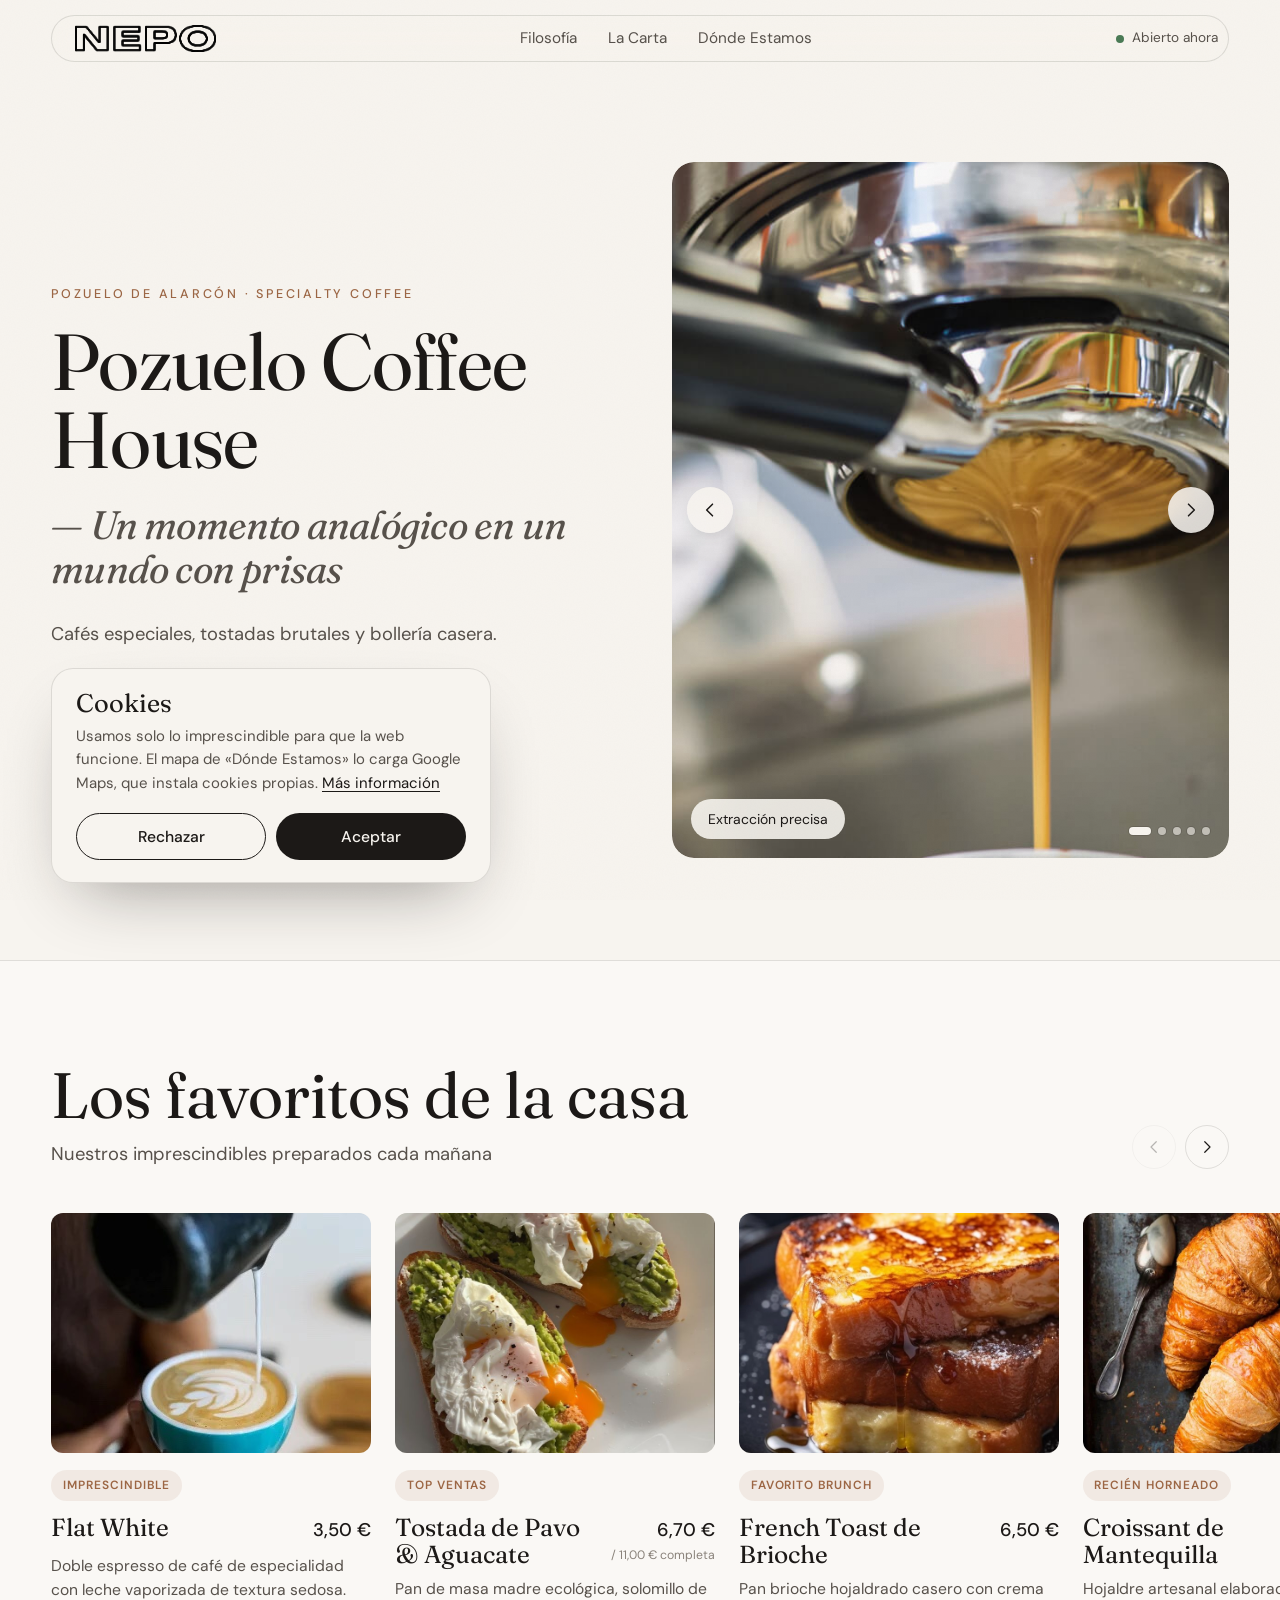
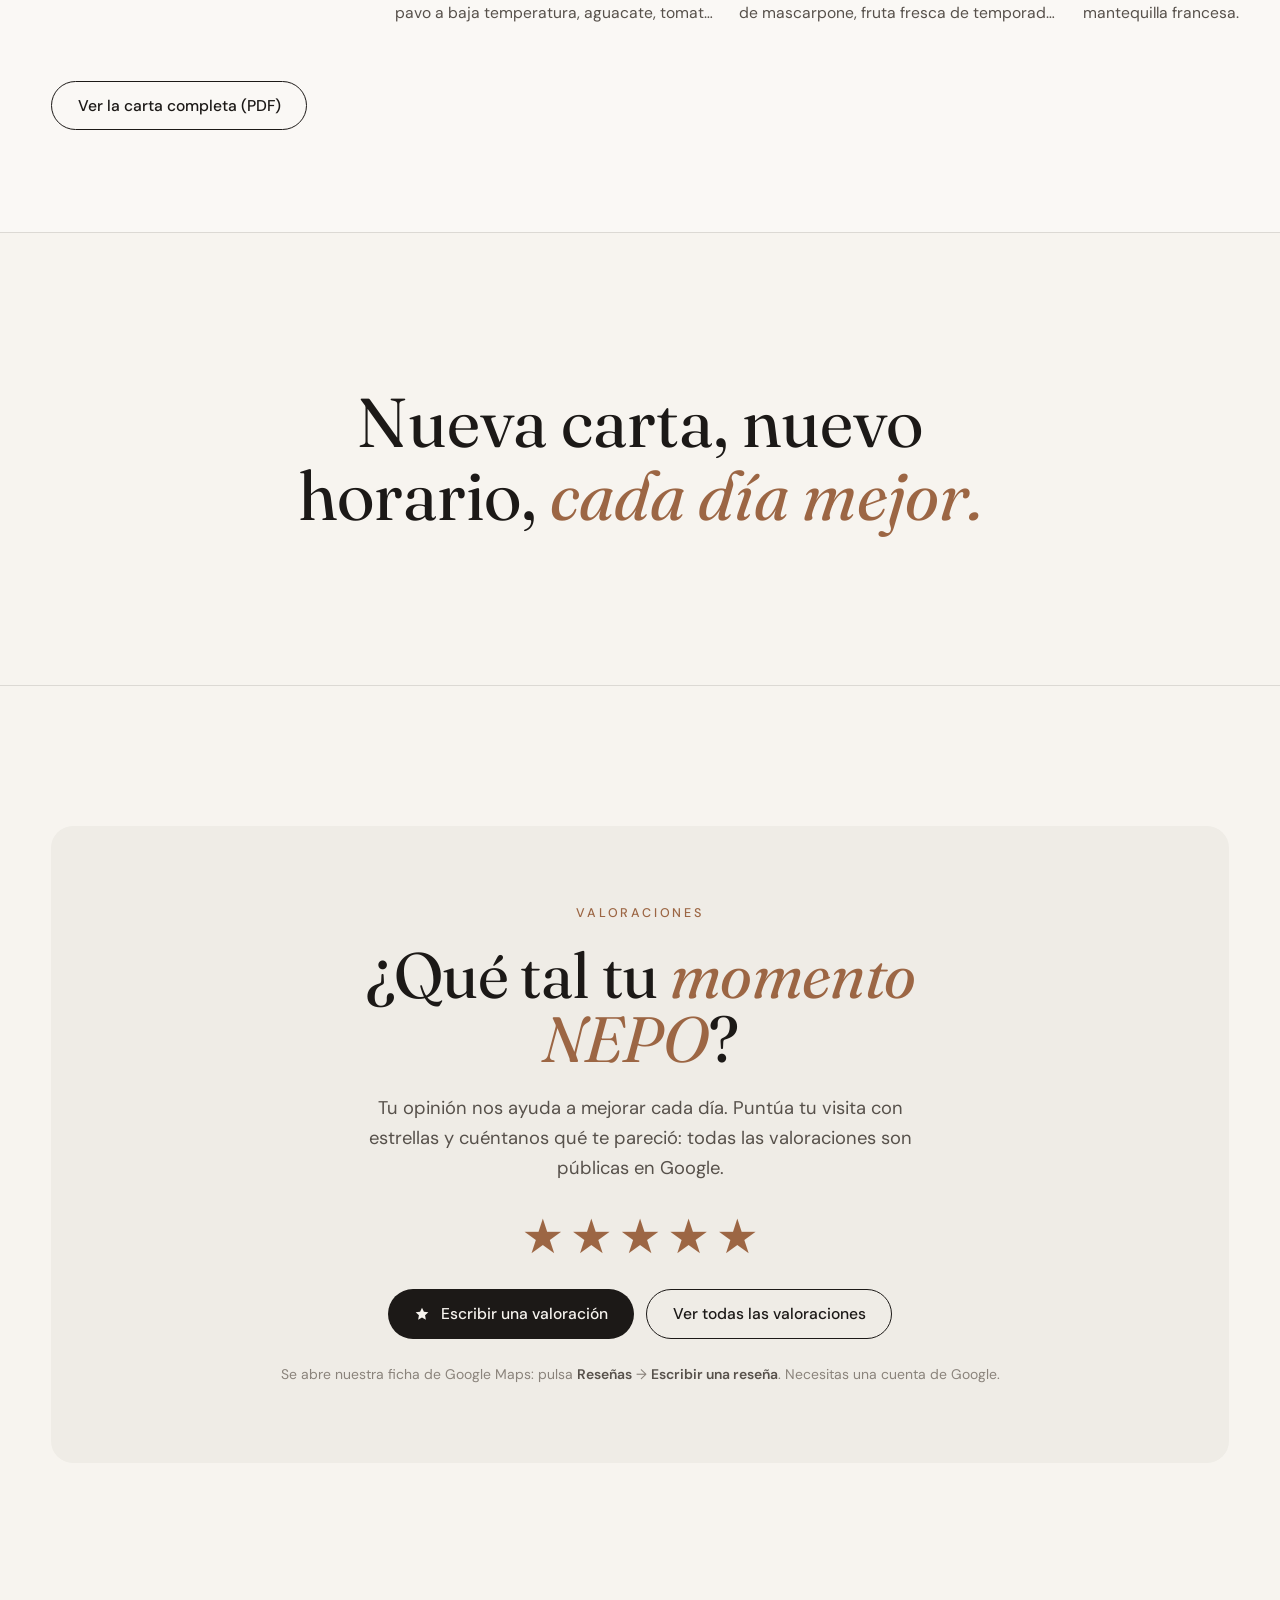
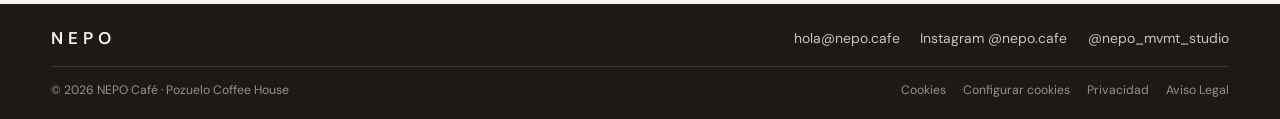
<file: index.html>
<!doctype html>
<html lang="es">
  <head>
    <meta charset="utf-8" />
    <meta
      name="viewport"
      content="width=device-width, initial-scale=1, viewport-fit=cover"
    />
    <title>NEPO Café · Pozuelo Coffee House</title>
    <meta
      name="description"
      content="NEPO Café, cafetería de especialidad en Pozuelo de Alarcón. Cafés especiales, tostadas brutales y bollería casera. Avda. Juan XXIII, 19."
    />
    <meta name="theme-color" content="#F7F4EF" />
    <link rel="icon" href="./favicon.svg" type="image/svg+xml" />
    <link rel="icon" href="./favicon-32.png" type="image/png" sizes="32x32" />
    <link
      rel="icon"
      href="./favicon-192.png"
      type="image/png"
      sizes="192x192"
    />
    <link rel="apple-touch-icon" href="./apple-touch-icon.png" />

    <!-- Open Graph -->
    <meta property="og:title" content="NEPO Café · Pozuelo Coffee House" />
    <meta
      property="og:description"
      content="Cafés especiales, tostadas brutales y bollería casera. Un momento analógico en un mundo con prisas."
    />
    <meta property="og:type" content="website" />
    <meta property="og:image" content="./assets/cafe-especialidad.jpg" />

    <!-- Tipografías -->
    <link rel="preconnect" href="https://fonts.googleapis.com" />
    <link rel="preconnect" href="https://fonts.gstatic.com" crossorigin />
    <link
      href="https://fonts.googleapis.com/css2?family=Fraunces:ital,opsz,wght@0,9..144,300..700;1,9..144,300..700&family=DM+Sans:opsz,wght@9..40,300..700&display=swap"
      rel="stylesheet"
    />

    <link rel="stylesheet" href="./css/styles.css" />

    <!-- Datos estructurados para buscadores (horario real) -->
    <script type="application/ld+json">
      {
        "@context": "https://schema.org",
        "@type": "CafeOrCoffeeShop",
        "name": "NEPO Café",
        "url": "https://nepo.cafe",
        "email": "hola@nepo.cafe",
        "servesCuisine": "Specialty coffee",
        "address": {
          "@type": "PostalAddress",
          "streetAddress": "Avda. Juan XXIII, 19",
          "postalCode": "28224",
          "addressLocality": "Pozuelo de Alarcón",
          "addressRegion": "Madrid",
          "addressCountry": "ES"
        },
        "openingHoursSpecification": [
          {
            "@type": "OpeningHoursSpecification",
            "dayOfWeek": [
              "Monday",
              "Tuesday",
              "Wednesday",
              "Thursday",
              "Friday"
            ],
            "opens": "07:30",
            "closes": "19:30"
          },
          {
            "@type": "OpeningHoursSpecification",
            "dayOfWeek": "Saturday",
            "opens": "08:00",
            "closes": "19:30"
          },
          {
            "@type": "OpeningHoursSpecification",
            "dayOfWeek": "Sunday",
            "opens": "08:00",
            "closes": "15:00"
          }
        ],
        "sameAs": ["https://www.instagram.com/nepo.cafe/"]
      }
    </script>
  </head>

  <body data-page="inicio">
    <a class="skip-link" href="#contenido">Saltar al contenido</a>

    <!-- ============================================================
       1. NAVBAR FLOTANTE
       ============================================================ -->
    <header class="nav" data-nav>
      <div class="nav__inner">
        <a
          class="nav__logo"
          href="./index.html"
          aria-label="NEPO Café, volver al inicio"
          data-scroll-top
        >
          <img
            src="./assets/logo-nepo.png"
            alt="NEPO"
            width="344"
            height="64"
          />
        </a>

        <nav class="nav__links" aria-label="Principal" id="nav-menu">
          <a href="./filosofia.html">Filosofía</a>
          <a href="./carta.html">La Carta</a>
          <a href="./donde.html">Dónde Estamos</a>
        </nav>

        <div class="nav__actions">
          <span class="status" data-status aria-live="polite">
            <span class="status__dot" aria-hidden="true"></span>
            <span class="status__text" data-status-text>Comprobando…</span>
          </span>
          <button
            class="nav__toggle"
            type="button"
            aria-expanded="false"
            aria-controls="nav-menu"
            data-nav-toggle
          >
            <span class="sr-only">Abrir menú</span>
            <span class="nav__burger" aria-hidden="true"></span>
          </button>
        </div>
      </div>
    </header>

    <main id="contenido">
      <!-- ============================================================
         2. HERO
         ============================================================ -->
      <section class="hero" id="inicio" aria-label="Presentación">
        <div class="hero__inner">
          <div class="hero__text">
            <p class="eyebrow">Pozuelo de Alarcón · Specialty Coffee</p>
            <h1 class="hero__title">
              Pozuelo Coffee House
              <em>— Un momento analógico en un mundo con prisas</em>
            </h1>
            <p class="hero__lead">
              Cafés especiales, tostadas brutales y bollería casera.
            </p>
            <div class="hero__actions">
              <a class="btn btn--pill btn--dark" href="./carta.html">Ver carta</a>
              <a class="btn btn--pill btn--outline" href="./donde.html">Cómo llegar</a>
            </div>
          </div>

          <!-- Pase de fotos: una imagen cada vez, flechas a los lados,
               deslizable con el dedo en móvil (js/main.js · PASE DE FOTOS).
               Para añadir una foto, copia un <li class="slide">. -->
          <div class="slider" data-slider aria-roledescription="carrusel" aria-label="Fotos de NEPO Café">
            <ul class="slider__track" data-slider-track>
              <li class="slide media" data-label="Espresso">
                <img src="./assets/cafe-especialidad.jpg" alt="Extracción de espresso: un hilo de café dorado cae del portafiltro" style="object-position: 66% 50%" decoding="async" onerror="this.closest('.media').classList.add('is-fallback')" />
                <span class="slide__caption">Extracción precisa</span>
              </li>
              <li class="slide media" data-label="Tostadas">
                <img src="./assets/tostadas-brutales.jpg" alt="Dos tostadas de aguacate con huevo poché" loading="lazy" decoding="async" onerror="this.closest('.media').classList.add('is-fallback')" />
                <span class="slide__caption">Tostadas brutales</span>
              </li>
              <li class="slide media" data-label="Tueste">
                <img src="./assets/tueste.jpg" alt="Granos de café recién tostados en el tambor de enfriado" loading="lazy" decoding="async" onerror="this.closest('.media').classList.add('is-fallback')" />
                <span class="slide__caption">Origen y tueste</span>
              </li>
              <li class="slide media" data-label="El local">
                <img src="./assets/local-nepo.jpg" alt="Fachada blanca de NEPO Café con sillas amarillas en la terraza" loading="lazy" decoding="async" onerror="this.closest('.media').classList.add('is-fallback')" />
                <span class="slide__caption">Avda. Juan XXIII, 19</span>
              </li>
              <li class="slide media" data-label="Cafeto">
                <img src="./assets/rama-cafeto.jpg" alt="Rama de cafeto con cerezas de café verdes" style="object-position: 45% 50%" loading="lazy" decoding="async" onerror="this.closest('.media').classList.add('is-fallback')" />
                <span class="slide__caption">Cultura del café</span>
              </li>
            </ul>
            <button class="slider__arrow slider__arrow--prev" type="button" data-slider-prev aria-label="Foto anterior">
              <svg viewBox="0 0 24 24" width="20" height="20" fill="none" stroke="currentColor" stroke-width="1.8" stroke-linecap="round" stroke-linejoin="round" aria-hidden="true"><path d="M15 5l-7 7 7 7"/></svg>
            </button>
            <button class="slider__arrow slider__arrow--next" type="button" data-slider-next aria-label="Foto siguiente">
              <svg viewBox="0 0 24 24" width="20" height="20" fill="none" stroke="currentColor" stroke-width="1.8" stroke-linecap="round" stroke-linejoin="round" aria-hidden="true"><path d="M9 5l7 7-7 7"/></svg>
            </button>
            <div class="slider__dots" data-slider-dots></div>
            <p class="sr-only" aria-live="polite" data-slider-status></p>
          </div>
        </div>
      </section>

      <!-- ============================================================
         2b. PRODUCTOS MÁS DESTACADOS — carrusel horizontal
         Scroll nativo con scroll-snap (gesto táctil en móvil) y flechas
         discretas en escritorio (js/main.js · sección CARRUSEL).
         ============================================================ -->
      <section class="featured" aria-labelledby="featured-title">
        <div class="featured__inner">
          <header class="featured__head">
            <div>
              <h2 class="featured__title" id="featured-title">Los favoritos de la casa</h2>
              <p class="featured__subtitle">Nuestros imprescindibles preparados cada mañana</p>
            </div>
            <div class="featured__nav" aria-label="Navegar por los destacados">
              <button class="featured__arrow" type="button" data-carousel-prev aria-label="Anterior" disabled>
                <svg viewBox="0 0 24 24" width="18" height="18" fill="none" stroke="currentColor" stroke-width="1.6" stroke-linecap="round" stroke-linejoin="round" aria-hidden="true"><path d="M15 5l-7 7 7 7"/></svg>
              </button>
              <button class="featured__arrow" type="button" data-carousel-next aria-label="Siguiente">
                <svg viewBox="0 0 24 24" width="18" height="18" fill="none" stroke="currentColor" stroke-width="1.6" stroke-linecap="round" stroke-linejoin="round" aria-hidden="true"><path d="M9 5l7 7-7 7"/></svg>
              </button>
            </div>
          </header>

          <ul class="featured__track" data-carousel tabindex="0" aria-label="Productos destacados, desliza para ver más">
            <li class="product">
              <figure class="product__media media" data-label="Flat White">
                <img src="./assets/latte-art.jpg" alt="Flat white con latte art en taza azul" loading="lazy" decoding="async" onerror="this.closest('.media').classList.add('is-fallback')" />
              </figure>
              <span class="product__badge">Imprescindible</span>
              <div class="product__row">
                <h3 class="product__name">Flat White</h3>
                <span class="product__price">3,50 €</span>
              </div>
              <p class="product__desc">Doble espresso de café de especialidad con leche vaporizada de textura sedosa.</p>
            </li>

            <li class="product">
              <figure class="product__media media" data-label="Tostada de Pavo & Aguacate">
                <img src="./assets/tostadas-brutales.jpg" alt="Tostada de masa madre con aguacate" style="object-position: 50% 40%" loading="lazy" decoding="async" onerror="this.closest('.media').classList.add('is-fallback')" />
              </figure>
              <span class="product__badge">Top ventas</span>
              <div class="product__row">
                <h3 class="product__name">Tostada de Pavo &amp; Aguacate</h3>
                <span class="product__price">6,70 € <small>/ 11,00 € completa</small></span>
              </div>
              <p class="product__desc">Pan de masa madre ecológica, solomillo de pavo a baja temperatura, aguacate, tomate natural y AOVE.</p>
            </li>

            <li class="product">
              <figure class="product__media media" data-label="French Toast">
                <img src="./assets/french-toast.jpg" alt="French toast de brioche dorado con sirope de arce" style="object-position: 50% 52%" loading="lazy" decoding="async" onerror="this.closest('.media').classList.add('is-fallback')" />
              </figure>
              <span class="product__badge">Favorito Brunch</span>
              <div class="product__row">
                <h3 class="product__name">French Toast de Brioche</h3>
                <span class="product__price">6,50 €</span>
              </div>
              <p class="product__desc">Pan brioche hojaldrado casero con crema de mascarpone, fruta fresca de temporada y sirope de arce.</p>
            </li>

            <li class="product">
              <figure class="product__media media" data-label="Croissant">
                <img src="./assets/croissant.jpg" alt="Dos croissants de mantequilla recién horneados" loading="lazy" decoding="async" onerror="this.closest('.media').classList.add('is-fallback')" />
              </figure>
              <span class="product__badge">Recién horneado</span>
              <div class="product__row">
                <h3 class="product__name">Croissant de Mantequilla</h3>
                <span class="product__price">3,20 €</span>
              </div>
              <p class="product__desc">Hojaldre artesanal elaborado a diario con mantequilla francesa.</p>
            </li>

            <li class="product">
              <figure class="product__media media" data-label="Matcha Latte">
                <img src="./assets/matcha-latte.jpg" alt="Iced matcha latte en vaso de cristal con hielo" style="object-position: 50% 55%" loading="lazy" decoding="async" onerror="this.closest('.media').classList.add('is-fallback')" />
              </figure>
              <span class="product__badge">Sin café</span>
              <div class="product__row">
                <h3 class="product__name">Matcha Latte</h3>
                <span class="product__price">4,00 €</span>
              </div>
              <p class="product__desc">Té matcha ceremonial batido al momento con leche texturizada (opción fría o caliente).</p>
            </li>
          </ul>

          <div class="featured__footer">
            <a class="btn btn--pill btn--outline" href="https://nepo.cafe/media/carta-nepo.pdf" target="_blank" rel="noopener">
              Ver la carta completa (PDF)
            </a>
          </div>
        </div>
      </section>

<!-- Banda de claim -->
      <section class="claim" aria-label="Novedades">
        <p class="claim__text reveal">
          Nueva carta, nuevo horario, <em>cada día mejor.</em>
        </p>
      </section>

      <!-- ============================================================
         5b. VALORACIONES — reseñas en Google
         Enlaza a la ficha de Google Maps (cid). El titular del negocio
         puede cambiar los dos primeros enlaces por el enlace corto «Pedir
         reseñas» de Google Business Profile, que abre directamente el
         formulario de valoración.
         ============================================================ -->
      <section class="section reviews" id="valoraciones" aria-labelledby="reviews-title">
        <div class="reviews__card reveal">
          <p class="eyebrow">Valoraciones</p>
          <h2 class="section__title" id="reviews-title">¿Qué tal tu <em>momento NEPO</em>?</h2>
          <p class="reviews__lead">
            Tu opinión nos ayuda a mejorar cada día. Puntúa tu visita con
            estrellas y cuéntanos qué te pareció: todas las valoraciones son
            públicas en Google.
          </p>

          <a class="reviews__stars" href="https://www.google.com/maps?cid=17366522246686760535" target="_blank" rel="noopener" aria-label="Valorar NEPO Café en Google">
            <span aria-hidden="true">★</span><span aria-hidden="true">★</span><span aria-hidden="true">★</span><span aria-hidden="true">★</span><span aria-hidden="true">★</span>
          </a>

          <div class="reviews__actions">
            <a class="btn btn--pill btn--dark" href="https://www.google.com/maps?cid=17366522246686760535" target="_blank" rel="noopener">
              <svg width="16" height="16" viewBox="0 0 24 24" fill="currentColor" aria-hidden="true"><path d="M12 2.5l2.9 6 6.6.8-4.9 4.6 1.2 6.6L12 17.3l-5.8 3.2 1.2-6.6-4.9-4.6 6.6-.8z"/></svg>
              Escribir una valoración
            </a>
            <a class="btn btn--pill btn--outline" href="https://www.google.com/maps?cid=17366522246686760535" target="_blank" rel="noopener">
              Ver todas las valoraciones
            </a>
          </div>

          <p class="reviews__steps">
            Se abre nuestra ficha de Google Maps: pulsa <strong>Reseñas</strong> →
            <strong>Escribir una reseña</strong>. Necesitas una cuenta de Google.
          </p>
        </div>
      </section>

    </main>

    <!-- ============================================================
       FOOTER
       ============================================================ -->
    <footer class="footer">
      <div class="footer__top">
        <p class="footer__logo">NEPO</p>
        <p class="footer__claim">
          Cafés especiales, tostadas brutales<br />y bollería casera.
        </p>
        <ul class="footer__links">
          <li><a href="mailto:hola@nepo.cafe">hola@nepo.cafe</a></li>
          <li>
            <a
              href="https://www.instagram.com/nepo.cafe/"
              target="_blank"
              rel="noopener"
              >Instagram @nepo.cafe</a
            >
          </li>
          <li>
            <a
              href="https://www.instagram.com/nepo_mvmt_studio/"
              target="_blank"
              rel="noopener"
              >@nepo_mvmt_studio</a
            >
          </li>
        </ul>
      </div>
      <div class="footer__legal">
        <p>© <span data-year>2026</span> NEPO Café · Pozuelo Coffee House</p>
        <nav aria-label="Legal">
          <a href="./legal.html#cookies">Cookies</a>
          <button type="button" class="footer__cookie-btn" data-cookie-settings>
            Configurar cookies
          </button>
          <a href="./legal.html#privacidad">Privacidad</a>
          <a href="./legal.html#aviso-legal">Aviso Legal</a>
        </nav>
      </div>
    </footer>

    <!-- ============================================================
       BANNER DE COOKIES
       Solo hay una categoría opcional: Google Maps (terceros).
       La elección se guarda en el navegador del visitante.
       ============================================================ -->
    <div
      class="cookies"
      data-cookie-banner
      role="dialog"
      aria-modal="false"
      aria-labelledby="cookies-title"
      aria-describedby="cookies-text"
      hidden
    >
      <p class="cookies__title" id="cookies-title">Cookies</p>
      <p class="cookies__text" id="cookies-text">
        Usamos solo lo imprescindible para que la web funcione. El mapa de
        «Dónde Estamos» lo carga Google Maps, que instala cookies propias.
        <a href="./legal.html#cookies">Más información</a>
      </p>
      <div class="cookies__actions">
        <button
          class="btn btn--pill btn--outline"
          type="button"
          data-cookie-reject
        >
          Rechazar
        </button>
        <button
          class="btn btn--pill btn--dark"
          type="button"
          data-cookie-accept
        >
          Aceptar
        </button>
      </div>
    </div>

    <script src="./js/main.js" defer></script>
  </body>
</html>
</file>
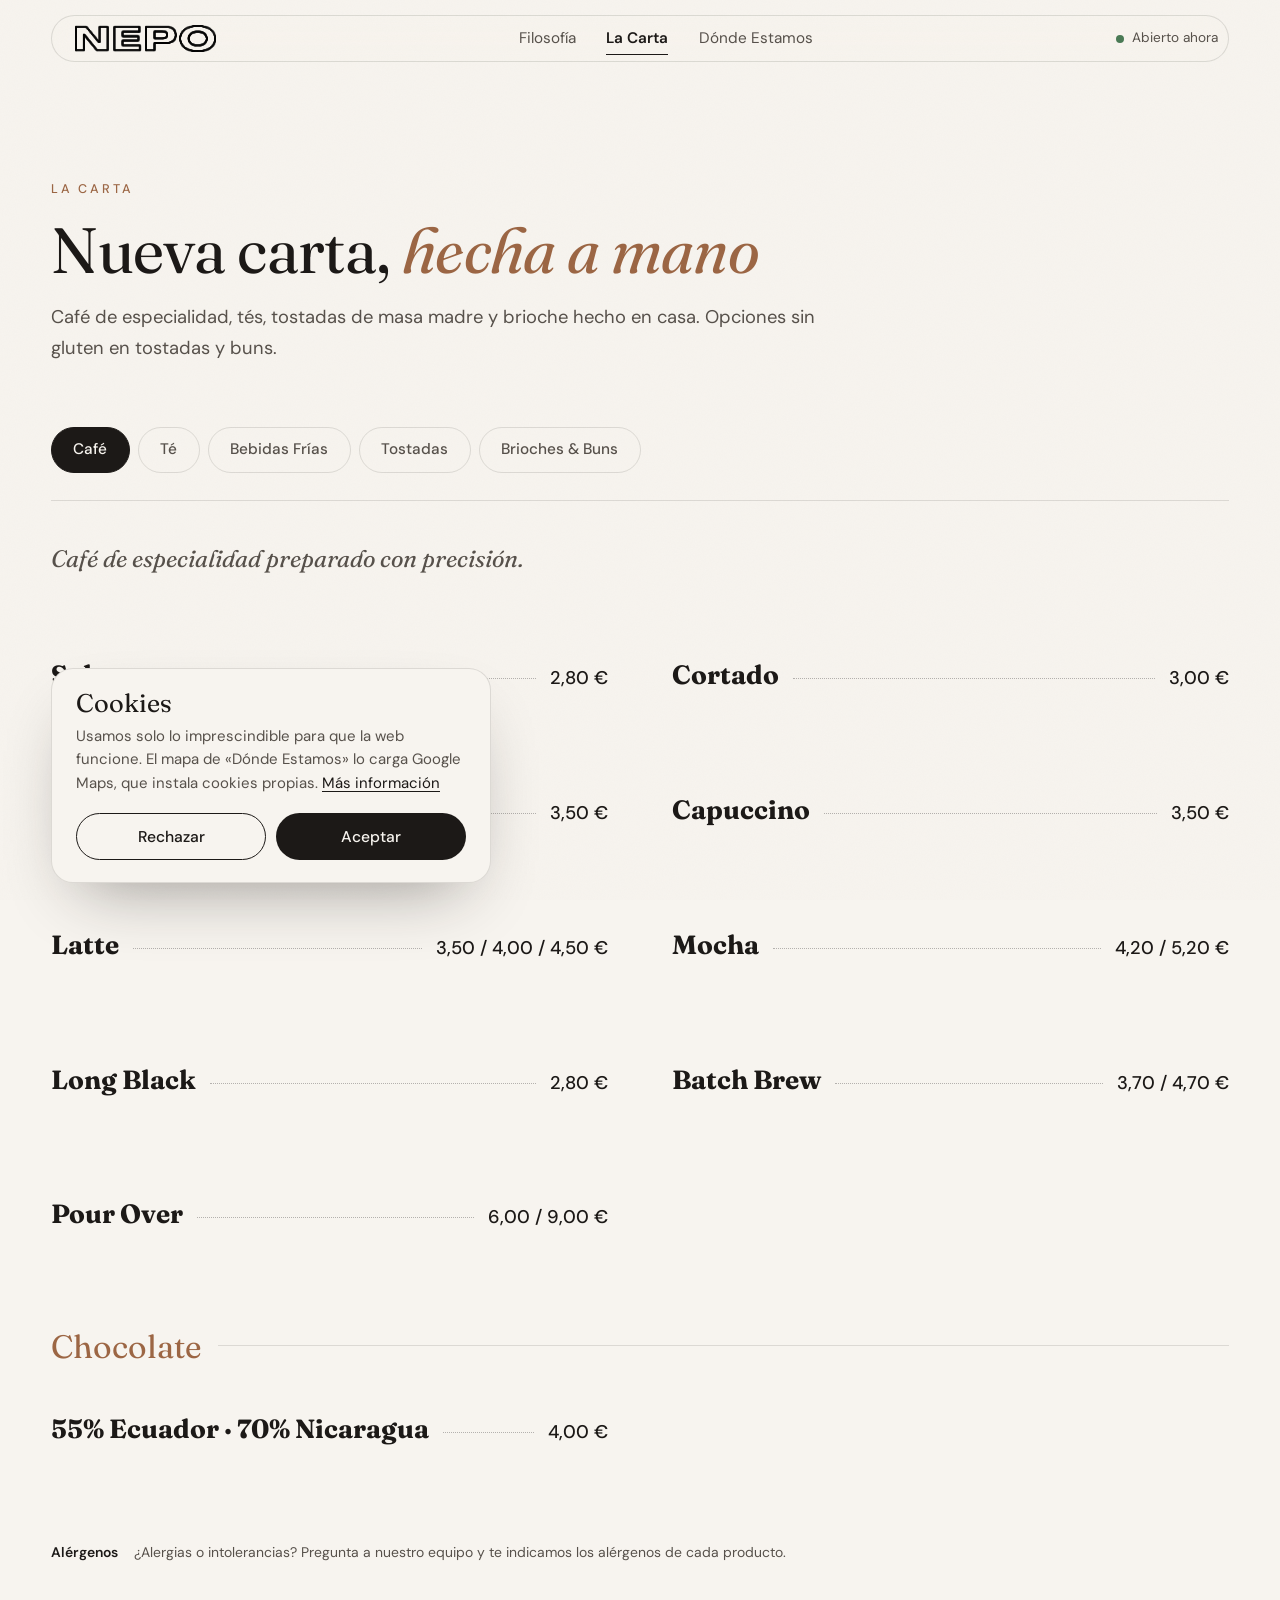
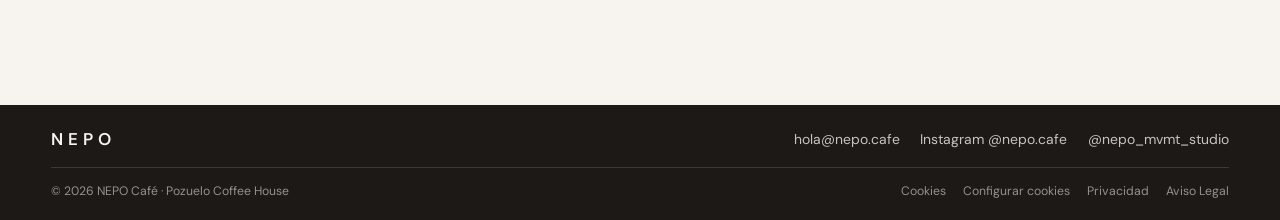
<file: carta.html>
<!doctype html>
<html lang="es">
  <head>
    <meta charset="utf-8" />
    <meta
      name="viewport"
      content="width=device-width, initial-scale=1, viewport-fit=cover"
    />
    <title>La Carta · NEPO Café</title>
    <meta
      name="description"
      content="Carta de NEPO Café: café de especialidad, tés, bebidas frías, tostadas de masa madre, brioches y buns."
    />
    <meta name="theme-color" content="#F7F4EF" />
    <link rel="icon" href="./favicon.svg" type="image/svg+xml" />
    <link rel="icon" href="./favicon-32.png" type="image/png" sizes="32x32" />
    <link
      rel="icon"
      href="./favicon-192.png"
      type="image/png"
      sizes="192x192"
    />
    <link rel="apple-touch-icon" href="./apple-touch-icon.png" />

    <!-- Open Graph -->
    <meta property="og:title" content="La Carta · NEPO Café" />
    <meta
      property="og:description"
      content="Cafés especiales, tostadas brutales y bollería casera. Un momento analógico en un mundo con prisas."
    />
    <meta property="og:type" content="website" />
    <meta property="og:image" content="./assets/cafe-especialidad.jpg" />

    <!-- Tipografías -->
    <link rel="preconnect" href="https://fonts.googleapis.com" />
    <link rel="preconnect" href="https://fonts.gstatic.com" crossorigin />
    <link
      href="https://fonts.googleapis.com/css2?family=Fraunces:ital,opsz,wght@0,9..144,300..700;1,9..144,300..700&family=DM+Sans:opsz,wght@9..40,300..700&display=swap"
      rel="stylesheet"
    />

    <link rel="stylesheet" href="./css/styles.css" />

  </head>

  <body data-page="carta">
    <a class="skip-link" href="#contenido">Saltar al contenido</a>

    <!-- ============================================================
       1. NAVBAR FLOTANTE
       ============================================================ -->
    <header class="nav" data-nav>
      <div class="nav__inner">
        <a
          class="nav__logo"
          href="./index.html"
          aria-label="NEPO Café, volver al inicio"
          data-scroll-top
        >
          <img
            src="./assets/logo-nepo.png"
            alt="NEPO"
            width="344"
            height="64"
          />
        </a>

        <nav class="nav__links" aria-label="Principal" id="nav-menu">
          <a href="./filosofia.html">Filosofía</a>
          <a href="./carta.html" aria-current="page">La Carta</a>
          <a href="./donde.html">Dónde Estamos</a>
        </nav>

        <div class="nav__actions">
          <span class="status" data-status aria-live="polite">
            <span class="status__dot" aria-hidden="true"></span>
            <span class="status__text" data-status-text>Comprobando…</span>
          </span>
          <button
            class="nav__toggle"
            type="button"
            aria-expanded="false"
            aria-controls="nav-menu"
            data-nav-toggle
          >
            <span class="sr-only">Abrir menú</span>
            <span class="nav__burger" aria-hidden="true"></span>
          </button>
        </div>
      </div>
    </header>

    <main id="contenido">
      <!-- ============================================================
         4. CARTA INTERACTIVA FILTRABLE
         Los productos se definen en js/main.js (objeto MENU) para
         editarlos sin tocar el HTML.
         ============================================================ -->
      <section class="section menu" id="carta" aria-labelledby="menu-title">
        <header class="section__head reveal">
          <p class="eyebrow">La Carta</p>
          <h2 class="section__title" id="menu-title">
            Nueva carta, <em>hecha a mano</em>
          </h2>
          <p class="section__lead">
            Café de especialidad, tés, tostadas de masa madre y brioche hecho en
            casa. Opciones sin gluten en tostadas y buns.
          </p>
        </header>

        <div
          class="tabs reveal"
          role="tablist"
          aria-label="Categorías de la carta"
          data-tabs
        ></div>
        <div
          class="menu__panel"
          role="tabpanel"
          tabindex="0"
          data-menu-panel
          aria-live="polite"
        ></div>

        <aside class="allergens reveal" aria-label="Alérgenos">
          <span class="allergens__title">Alérgenos</span>
          ¿Alergias o intolerancias? Pregunta a nuestro equipo y te indicamos
          los alérgenos de cada producto.
        </aside>
      </section>

    </main>

    <!-- ============================================================
       FOOTER
       ============================================================ -->
    <footer class="footer">
      <div class="footer__top">
        <p class="footer__logo">NEPO</p>
        <p class="footer__claim">
          Cafés especiales, tostadas brutales<br />y bollería casera.
        </p>
        <ul class="footer__links">
          <li><a href="mailto:hola@nepo.cafe">hola@nepo.cafe</a></li>
          <li>
            <a
              href="https://www.instagram.com/nepo.cafe/"
              target="_blank"
              rel="noopener"
              >Instagram @nepo.cafe</a
            >
          </li>
          <li>
            <a
              href="https://www.instagram.com/nepo_mvmt_studio/"
              target="_blank"
              rel="noopener"
              >@nepo_mvmt_studio</a
            >
          </li>
        </ul>
      </div>
      <div class="footer__legal">
        <p>© <span data-year>2026</span> NEPO Café · Pozuelo Coffee House</p>
        <nav aria-label="Legal">
          <a href="./legal.html#cookies">Cookies</a>
          <button type="button" class="footer__cookie-btn" data-cookie-settings>
            Configurar cookies
          </button>
          <a href="./legal.html#privacidad">Privacidad</a>
          <a href="./legal.html#aviso-legal">Aviso Legal</a>
        </nav>
      </div>
    </footer>

    <!-- ============================================================
       BANNER DE COOKIES
       Solo hay una categoría opcional: Google Maps (terceros).
       La elección se guarda en el navegador del visitante.
       ============================================================ -->
    <div
      class="cookies"
      data-cookie-banner
      role="dialog"
      aria-modal="false"
      aria-labelledby="cookies-title"
      aria-describedby="cookies-text"
      hidden
    >
      <p class="cookies__title" id="cookies-title">Cookies</p>
      <p class="cookies__text" id="cookies-text">
        Usamos solo lo imprescindible para que la web funcione. El mapa de
        «Dónde Estamos» lo carga Google Maps, que instala cookies propias.
        <a href="./legal.html#cookies">Más información</a>
      </p>
      <div class="cookies__actions">
        <button
          class="btn btn--pill btn--outline"
          type="button"
          data-cookie-reject
        >
          Rechazar
        </button>
        <button
          class="btn btn--pill btn--dark"
          type="button"
          data-cookie-accept
        >
          Aceptar
        </button>
      </div>
    </div>

    <script src="./js/main.js" defer></script>
  </body>
</html>
</file>
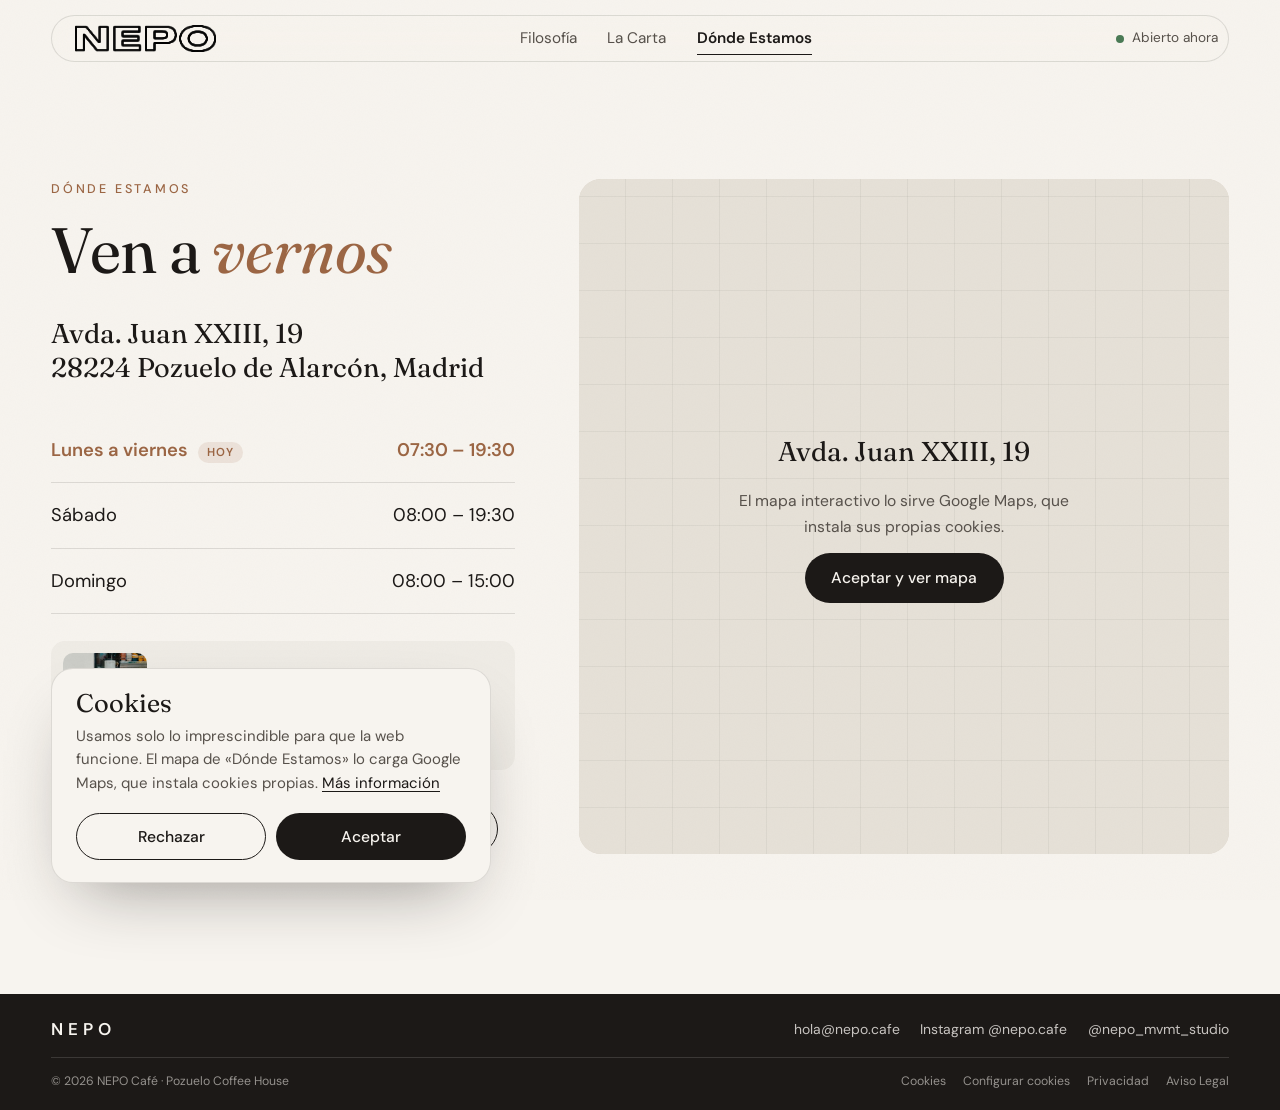
<file: donde.html>
<!doctype html>
<html lang="es">
  <head>
    <meta charset="utf-8" />
    <meta
      name="viewport"
      content="width=device-width, initial-scale=1, viewport-fit=cover"
    />
    <title>Dónde Estamos · NEPO Café</title>
    <meta
      name="description"
      content="NEPO Café: Avda. Juan XXIII, 19, Pozuelo de Alarcón. Horarios, mapa y contacto."
    />
    <meta name="theme-color" content="#F7F4EF" />
    <link rel="icon" href="./favicon.svg" type="image/svg+xml" />
    <link rel="icon" href="./favicon-32.png" type="image/png" sizes="32x32" />
    <link
      rel="icon"
      href="./favicon-192.png"
      type="image/png"
      sizes="192x192"
    />
    <link rel="apple-touch-icon" href="./apple-touch-icon.png" />

    <!-- Open Graph -->
    <meta property="og:title" content="Dónde Estamos · NEPO Café" />
    <meta
      property="og:description"
      content="Cafés especiales, tostadas brutales y bollería casera. Un momento analógico en un mundo con prisas."
    />
    <meta property="og:type" content="website" />
    <meta property="og:image" content="./assets/cafe-especialidad.jpg" />

    <!-- Tipografías -->
    <link rel="preconnect" href="https://fonts.googleapis.com" />
    <link rel="preconnect" href="https://fonts.gstatic.com" crossorigin />
    <link
      href="https://fonts.googleapis.com/css2?family=Fraunces:ital,opsz,wght@0,9..144,300..700;1,9..144,300..700&family=DM+Sans:opsz,wght@9..40,300..700&display=swap"
      rel="stylesheet"
    />

    <link rel="stylesheet" href="./css/styles.css" />
  </head>

  <body data-page="donde">
    <a class="skip-link" href="#contenido">Saltar al contenido</a>

    <!-- ============================================================
       1. NAVBAR FLOTANTE
       ============================================================ -->
    <header class="nav" data-nav>
      <div class="nav__inner">
        <a
          class="nav__logo"
          href="./index.html"
          aria-label="NEPO Café, volver al inicio"
          data-scroll-top
        >
          <img
            src="./assets/logo-nepo.png"
            alt="NEPO"
            width="344"
            height="64"
          />
        </a>

        <nav class="nav__links" aria-label="Principal" id="nav-menu">
          <a href="./filosofia.html">Filosofía</a>
          <a href="./carta.html">La Carta</a>
          <a href="./donde.html" aria-current="page">Dónde Estamos</a>
        </nav>

        <div class="nav__actions">
          <span class="status" data-status aria-live="polite">
            <span class="status__dot" aria-hidden="true"></span>
            <span class="status__text" data-status-text>Comprobando…</span>
          </span>
          <button
            class="nav__toggle"
            type="button"
            aria-expanded="false"
            aria-controls="nav-menu"
            data-nav-toggle
          >
            <span class="sr-only">Abrir menú</span>
            <span class="nav__burger" aria-hidden="true"></span>
          </button>
        </div>
      </div>
    </header>

    <main id="contenido">
      <!-- ============================================================
         6. UBICACIÓN Y HORARIOS
         ============================================================ -->
      <section class="section visit" id="donde" aria-labelledby="visit-title">
        <div class="visit__grid">
          <div class="visit__info reveal">
            <p class="eyebrow">Dónde Estamos</p>
            <h2 class="section__title" id="visit-title">
              Ven a <em>vernos</em>
            </h2>

            <address class="visit__address">
              Avda. Juan XXIII, 19<br />
              28224 Pozuelo de Alarcón, Madrid
            </address>

            <table class="hours" aria-label="Horario de apertura">
              <tbody>
                <tr data-days="1,2,3,4,5">
                  <th scope="row">Lunes a viernes</th>
                  <td>07:30 – 19:30</td>
                </tr>
                <tr data-days="6">
                  <th scope="row">Sábado</th>
                  <td>08:00 – 19:30</td>
                </tr>
                <tr data-days="0">
                  <th scope="row">Domingo</th>
                  <td>08:00 – 15:00</td>
                </tr>
              </tbody>
            </table>

            <!-- Aviso de temporada: main.js lo muestra solo entre el 15/11 y el 25/12 -->
            <aside class="seasonal" data-season="11-15:12-25" hidden>
              <img
                src="./assets/horario-navidad.jpg"
                alt="Cartel de NEPO con los horarios de Navidad junto a unas sillas amarillas"
                loading="lazy"
                decoding="async"
              />
              <div>
                <p class="seasonal__title">Horarios de Navidad</p>
                <p>
                  <strong>24 dic</strong> · 07:30 – 15:00<br /><strong
                    >25 dic</strong
                  >
                  · Cerrado
                </p>
              </div>
            </aside>

            <div class="visit__actions">
              <a
                class="btn btn--pill btn--dark"
                target="_blank"
                rel="noopener"
                href="https://www.google.com/maps/dir/?api=1&amp;destination=Avda.%20Juan%20XXIII%2C%2019%2C%2028224%20Pozuelo%20de%20Alarc%C3%B3n%2C%20Madrid"
              >
                Cómo llegar en Google Maps
              </a>
              <a class="btn btn--pill btn--outline" href="mailto:hola@nepo.cafe"
                >hola@nepo.cafe</a
              >
            </div>
          </div>

          <div class="map reveal">
            <!-- Mapa con filtro cálido/monocromo. Google Maps instala cookies de
               terceros, así que solo se carga si el visitante las acepta. -->
            <iframe
              class="map__frame"
              title="Mapa: NEPO Café, Avda. Juan XXIII 19, Pozuelo de Alarcón"
              data-src="https://www.google.com/maps?q=Avda.+Juan+XXIII+19,+28224+Pozuelo+de+Alarc%C3%B3n,+Madrid&amp;z=16&amp;output=embed"
              loading="lazy"
              referrerpolicy="no-referrer-when-downgrade"
            ></iframe>
            <div class="map__consent" data-map-consent>
              <p class="map__consent-title">Avda. Juan XXIII, 19</p>
              <p>
                El mapa interactivo lo sirve Google Maps, que instala sus
                propias cookies.
              </p>
              <button
                class="btn btn--pill btn--dark"
                type="button"
                data-cookie-accept
              >
                Aceptar y ver mapa
              </button>
            </div>
          </div>
        </div>
      </section>
    </main>

    <!-- ============================================================
       FOOTER
       ============================================================ -->
    <footer class="footer">
      <div class="footer__top">
        <p class="footer__logo">NEPO</p>
        <p class="footer__claim">
          Cafés especiales, tostadas brutales<br />y bollería casera.
        </p>
        <ul class="footer__links">
          <li><a href="mailto:hola@nepo.cafe">hola@nepo.cafe</a></li>
          <li>
            <a
              href="https://www.instagram.com/nepo.cafe/"
              target="_blank"
              rel="noopener"
              >Instagram @nepo.cafe</a
            >
          </li>
          <li>
            <a
              href="https://www.instagram.com/nepo_mvmt_studio/"
              target="_blank"
              rel="noopener"
              >@nepo_mvmt_studio</a
            >
          </li>
        </ul>
      </div>
      <div class="footer__legal">
        <p>© <span data-year>2026</span> NEPO Café · Pozuelo Coffee House</p>
        <nav aria-label="Legal">
          <a href="./legal.html#cookies">Cookies</a>
          <button type="button" class="footer__cookie-btn" data-cookie-settings>
            Configurar cookies
          </button>
          <a href="./legal.html#privacidad">Privacidad</a>
          <a href="./legal.html#aviso-legal">Aviso Legal</a>
        </nav>
      </div>
    </footer>

    <!-- ============================================================
       BANNER DE COOKIES
       Solo hay una categoría opcional: Google Maps (terceros).
       La elección se guarda en el navegador del visitante.
       ============================================================ -->
    <div
      class="cookies"
      data-cookie-banner
      role="dialog"
      aria-modal="false"
      aria-labelledby="cookies-title"
      aria-describedby="cookies-text"
      hidden
    >
      <p class="cookies__title" id="cookies-title">Cookies</p>
      <p class="cookies__text" id="cookies-text">
        Usamos solo lo imprescindible para que la web funcione. El mapa de
        «Dónde Estamos» lo carga Google Maps, que instala cookies propias.
        <a href="./legal.html#cookies">Más información</a>
      </p>
      <div class="cookies__actions">
        <button
          class="btn btn--pill btn--outline"
          type="button"
          data-cookie-reject
        >
          Rechazar
        </button>
        <button
          class="btn btn--pill btn--dark"
          type="button"
          data-cookie-accept
        >
          Aceptar
        </button>
      </div>
    </div>

    <script src="./js/main.js" defer></script>
  </body>
</html>
</file>
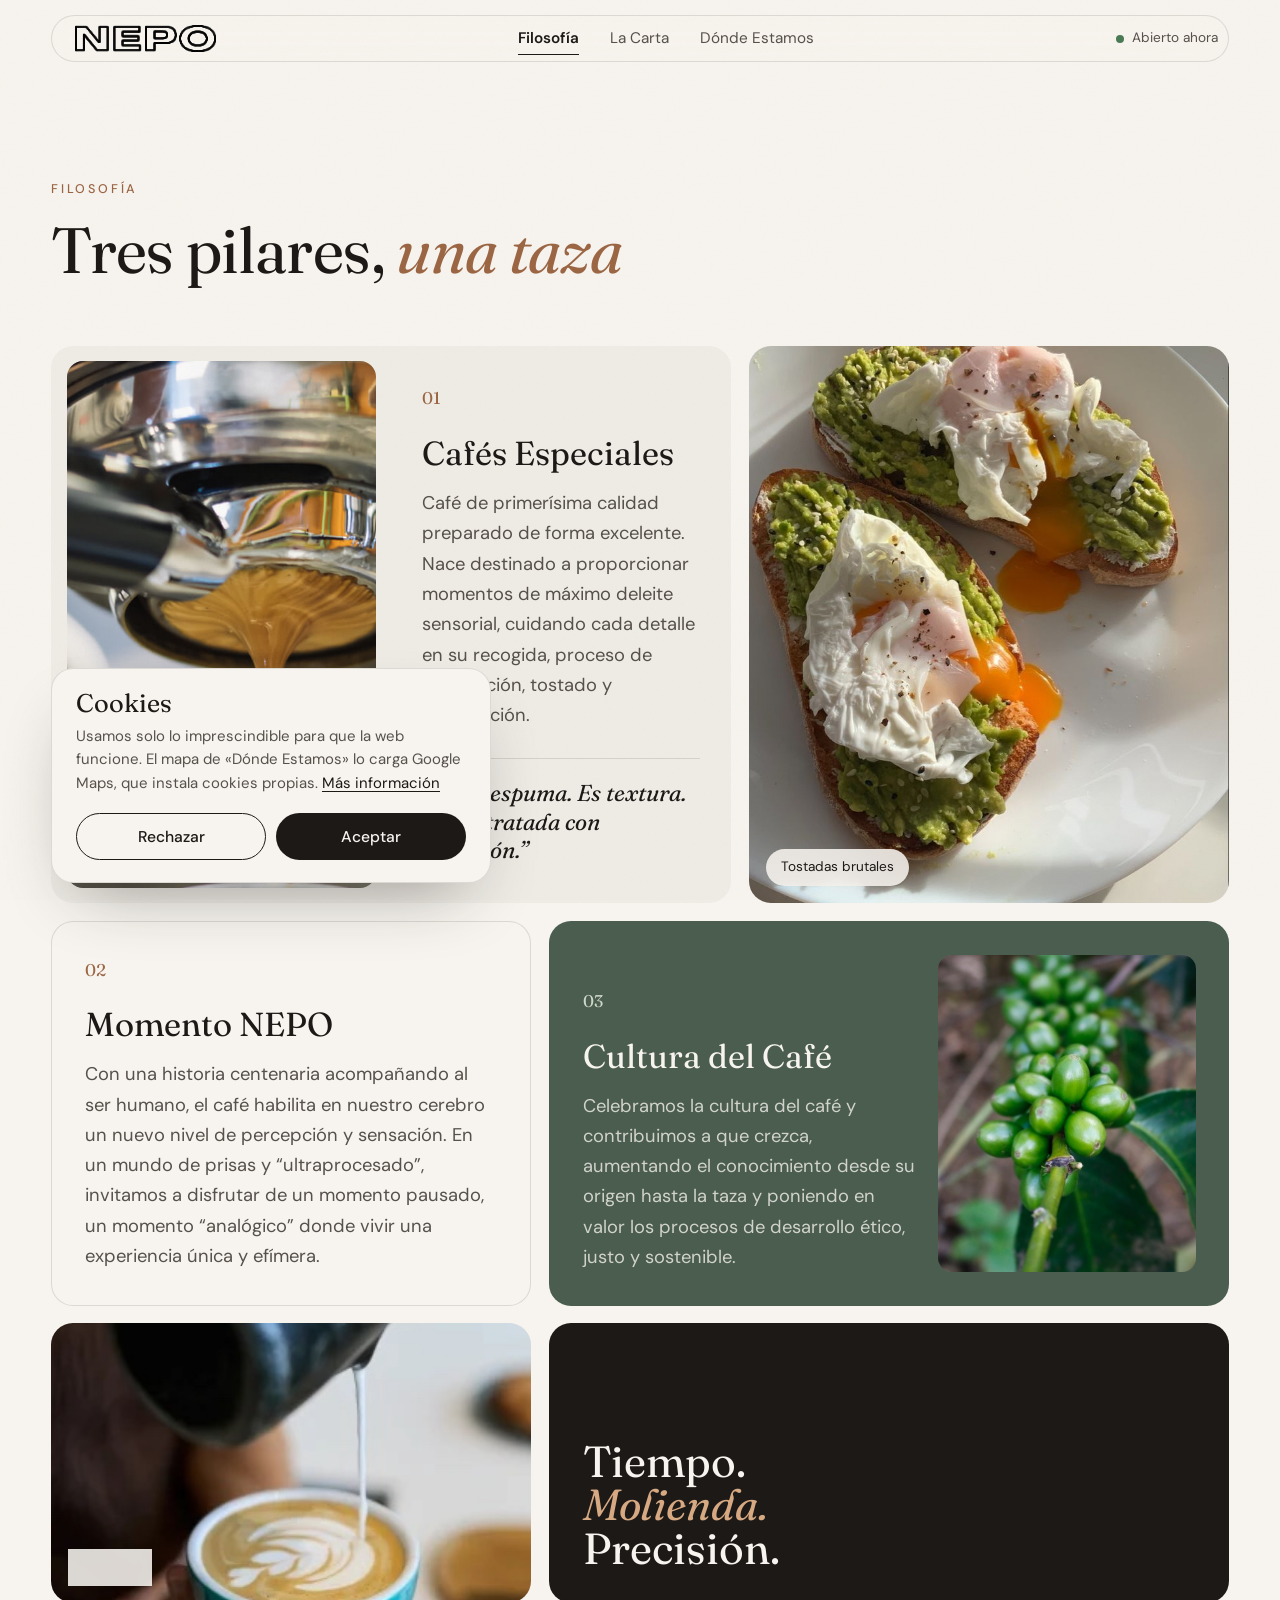
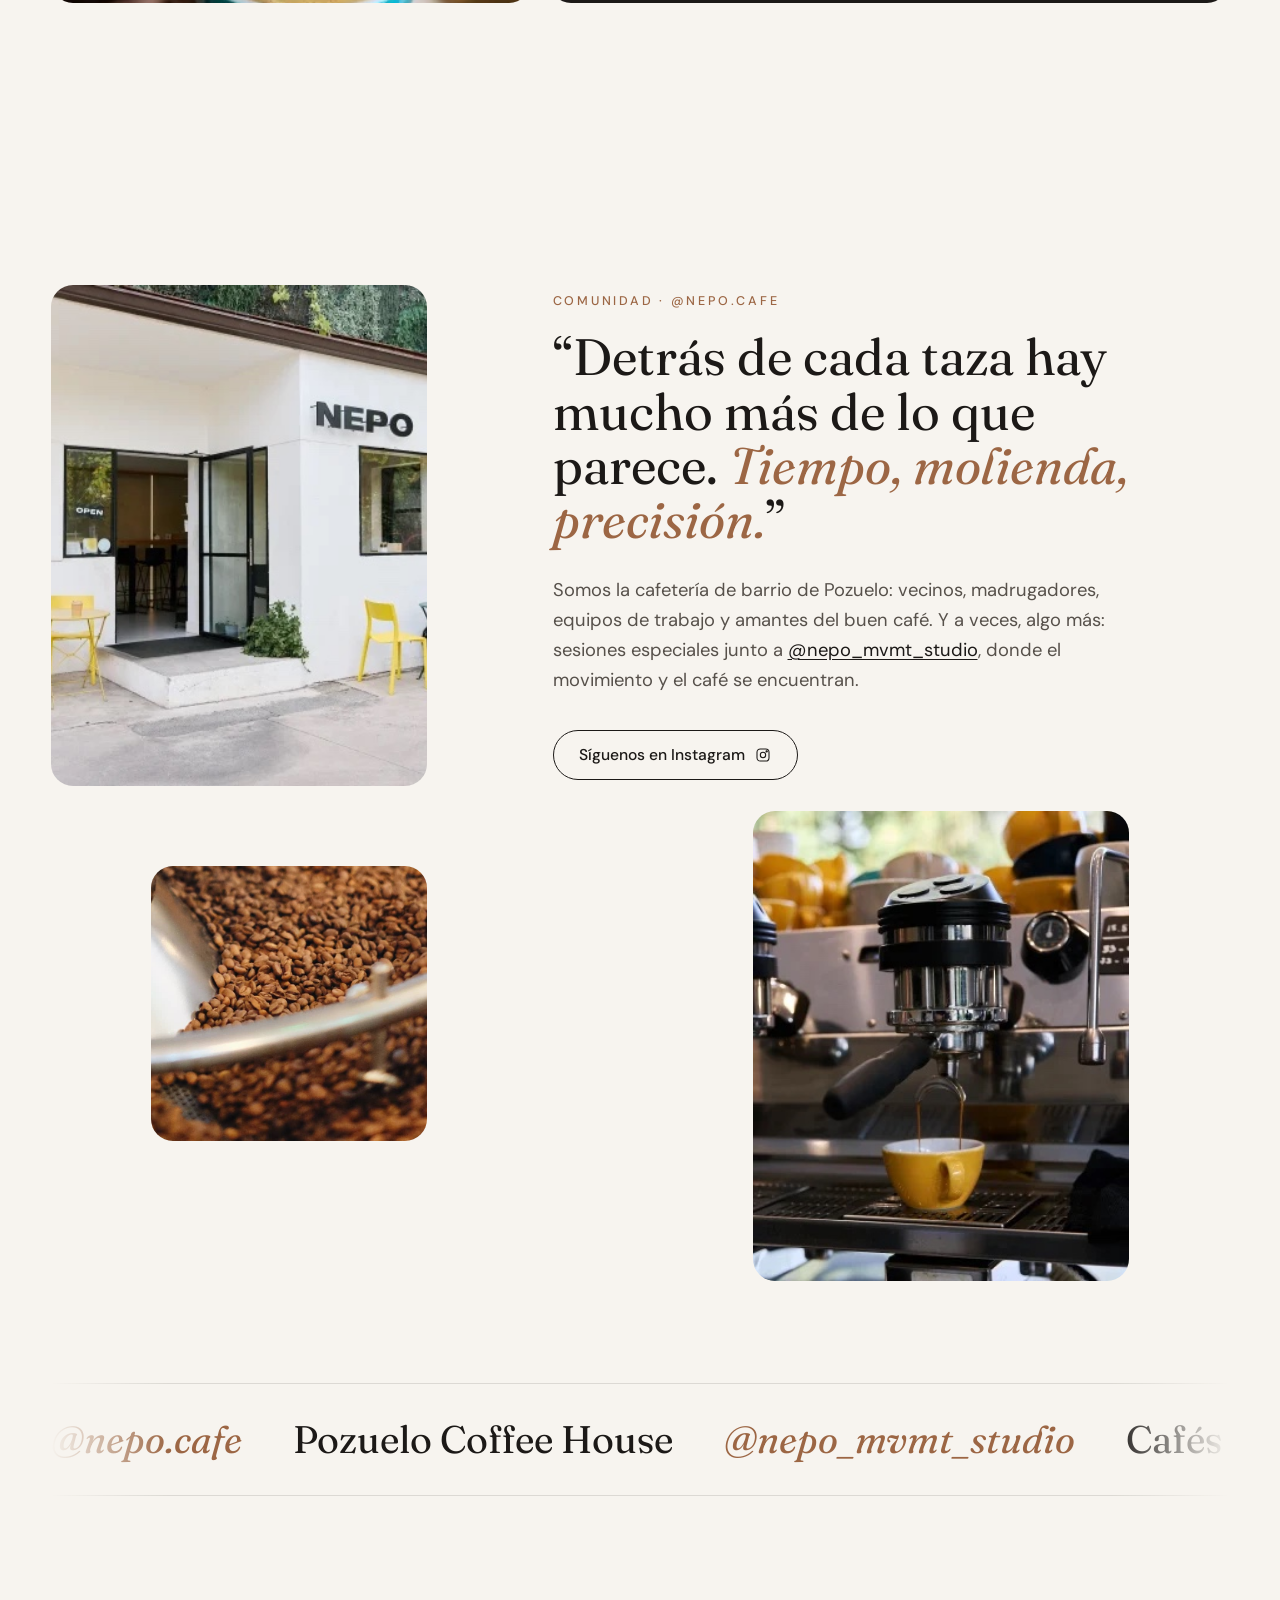
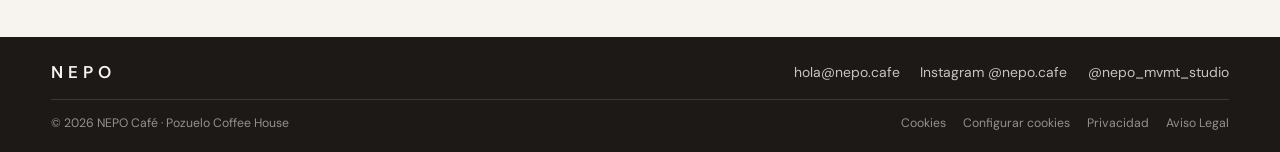
<file: filosofia.html>
<!doctype html>
<html lang="es">
  <head>
    <meta charset="utf-8" />
    <meta
      name="viewport"
      content="width=device-width, initial-scale=1, viewport-fit=cover"
    />
    <title>Filosofía · NEPO Café</title>
    <meta
      name="description"
      content="Cafés especiales, Momento NEPO y cultura del café: la filosofía de NEPO Café en Pozuelo de Alarcón."
    />
    <meta name="theme-color" content="#F7F4EF" />
    <link rel="icon" href="./favicon.svg" type="image/svg+xml" />
    <link rel="icon" href="./favicon-32.png" type="image/png" sizes="32x32" />
    <link
      rel="icon"
      href="./favicon-192.png"
      type="image/png"
      sizes="192x192"
    />
    <link rel="apple-touch-icon" href="./apple-touch-icon.png" />

    <!-- Open Graph -->
    <meta property="og:title" content="Filosofía · NEPO Café" />
    <meta
      property="og:description"
      content="Cafés especiales, tostadas brutales y bollería casera. Un momento analógico en un mundo con prisas."
    />
    <meta property="og:type" content="website" />
    <meta property="og:image" content="./assets/cafe-especialidad.jpg" />

    <!-- Tipografías -->
    <link rel="preconnect" href="https://fonts.googleapis.com" />
    <link rel="preconnect" href="https://fonts.gstatic.com" crossorigin />
    <link
      href="https://fonts.googleapis.com/css2?family=Fraunces:ital,opsz,wght@0,9..144,300..700;1,9..144,300..700&family=DM+Sans:opsz,wght@9..40,300..700&display=swap"
      rel="stylesheet"
    />

    <link rel="stylesheet" href="./css/styles.css" />

  </head>

  <body data-page="filosofia">
    <a class="skip-link" href="#contenido">Saltar al contenido</a>

    <!-- ============================================================
       1. NAVBAR FLOTANTE
       ============================================================ -->
    <header class="nav" data-nav>
      <div class="nav__inner">
        <a
          class="nav__logo"
          href="./index.html"
          aria-label="NEPO Café, volver al inicio"
          data-scroll-top
        >
          <img
            src="./assets/logo-nepo.png"
            alt="NEPO"
            width="344"
            height="64"
          />
        </a>

        <nav class="nav__links" aria-label="Principal" id="nav-menu">
          <a href="./filosofia.html" aria-current="page">Filosofía</a>
          <a href="./carta.html">La Carta</a>
          <a href="./donde.html">Dónde Estamos</a>
        </nav>

        <div class="nav__actions">
          <span class="status" data-status aria-live="polite">
            <span class="status__dot" aria-hidden="true"></span>
            <span class="status__text" data-status-text>Comprobando…</span>
          </span>
          <button
            class="nav__toggle"
            type="button"
            aria-expanded="false"
            aria-controls="nav-menu"
            data-nav-toggle
          >
            <span class="sr-only">Abrir menú</span>
            <span class="nav__burger" aria-hidden="true"></span>
          </button>
        </div>
      </div>
    </header>

    <main id="contenido">
      <!-- ============================================================
         3. BENTO GRID — los 3 pilares
         ============================================================ -->
      <section
        class="section pillars"
        id="filosofia"
        aria-labelledby="pillars-title"
      >
        <header class="section__head reveal">
          <p class="eyebrow">Filosofía</p>
          <h2 class="section__title" id="pillars-title">
            Tres pilares, <em>una taza</em>
          </h2>
        </header>

        <div class="bento">
          <!-- Pilar 1 -->
          <article class="bento__card bento__card--feature reveal">
            <figure class="media media--tall" data-label="Café de especialidad">
              <img
                src="./assets/cafe-especialidad.jpg"
                alt="Extracción de espresso: un hilo de café dorado cae del portafiltro de la máquina"
                style="object-position: 66% 50%"
                loading="lazy"
                decoding="async"
                onerror="this.closest('.media').classList.add('is-fallback')"
              />
            </figure>
            <div class="bento__body">
              <span class="bento__index">01</span>
              <h3 class="bento__title">Cafés Especiales</h3>
              <p>
                Café de primerísima calidad preparado de forma excelente. Nace
                destinado a proporcionar momentos de máximo deleite sensorial,
                cuidando cada detalle en su recogida, proceso de elaboración,
                tostado y preparación.
              </p>
              <blockquote class="bento__quote">
                “No es espuma. Es textura. Leche tratada con precisión.”
              </blockquote>
            </div>
          </article>

          <!-- Tostadas: tarjeta grande junto al pilar 1 -->
          <figure
            class="bento__card bento__card--photo bento__card--toast media reveal"
            data-label="Tostadas brutales"
          >
            <img
              src="./assets/tostadas-brutales.jpg"
              alt="Dos tostadas de aguacate con huevo poché y yema líquida"
              style="object-position: 50% 50%"
              loading="lazy"
              decoding="async"
              onerror="this.closest('.media').classList.add('is-fallback')"
            />
            <figcaption class="bento__caption">Tostadas brutales</figcaption>
          </figure>

          <!-- Pilar 2 -->
          <article class="bento__card bento__card--sand reveal">
            <span class="bento__index">02</span>
            <h3 class="bento__title">Momento NEPO</h3>
            <p>
              Con una historia centenaria acompañando al ser humano, el café
              habilita en nuestro cerebro un nuevo nivel de percepción y
              sensación. En un mundo de prisas y “ultraprocesado”, invitamos a
              disfrutar de un momento pausado, un momento “analógico” donde
              vivir una experiencia única y efímera.
            </p>
          </article>

          <!-- Pilar 3 -->
          <article class="bento__card bento__card--green reveal" id="cultura">
            <div class="bento__green-text">
              <span class="bento__index">03</span>
              <h3 class="bento__title">Cultura del Café</h3>
              <p>
                Celebramos la cultura del café y contribuimos a que crezca,
                aumentando el conocimiento desde su origen hasta la taza y
                poniendo en valor los procesos de desarrollo ético, justo y
                sostenible.
              </p>
            </div>
            <figure class="media media--leaf" data-label="Rama de cafeto">
              <img
                src="./assets/rama-cafeto.jpg"
                alt="Rama de cafeto con cerezas de café verdes"
                style="object-position: 45% 50%"
                loading="lazy"
                decoding="async"
                onerror="this.closest('.media').classList.add('is-fallback')"
              />
            </figure>
          </article>

          <figure
            class="bento__card bento__card--photo bento__card--photo-b media reveal"
            data-label="Latte art"
          >
            <img
              src="./assets/latte-art.jpg"
              alt="Barista vertiendo leche texturizada y dibujando un tulipán de latte art en una taza azul"
              loading="lazy"
              decoding="async"
              onerror="this.closest('.media').classList.add('is-fallback')"
            />
            <figcaption class="bento__caption">Latte art</figcaption>
          </figure>

          <article
            class="bento__card bento__card--type reveal"
            aria-hidden="true"
          >
            <p class="bento__big">
              Tiempo.<br /><em>Molienda.</em><br />Precisión.
            </p>
          </article>
        </div>
      </section>

      <!-- ============================================================
         5. COMUNIDAD @nepo.cafe
         ============================================================ -->
      <section class="section community" aria-labelledby="community-title">
        <div class="community__grid">
          <figure
            class="media community__img community__img--a reveal"
            data-label="El local"
          >
            <img
              src="./assets/local-nepo.jpg"
              alt="Fachada blanca de NEPO Café en Pozuelo, con el cartel NEPO y sillas amarillas en la terraza"
              loading="lazy"
              decoding="async"
              onerror="this.closest('.media').classList.add('is-fallback')"
            />
          </figure>

          <div class="community__text reveal">
            <p class="eyebrow">Comunidad · @nepo.cafe</p>
            <h2 class="community__quote" id="community-title">
              “Detrás de cada taza hay mucho más de lo que parece.
              <em>Tiempo, molienda, precisión.</em>”
            </h2>
            <p class="community__lead">
              Somos la cafetería de barrio de Pozuelo: vecinos, madrugadores,
              equipos de trabajo y amantes del buen café. Y a veces, algo más:
              sesiones especiales junto a
              <a
                href="https://www.instagram.com/nepo_mvmt_studio/"
                target="_blank"
                rel="noopener"
                >@nepo_mvmt_studio</a
              >, donde el movimiento y el café se encuentran.
            </p>
            <a
              class="btn btn--pill btn--outline"
              href="https://www.instagram.com/nepo.cafe/"
              target="_blank"
              rel="noopener"
            >
              Síguenos en Instagram
              <svg
                width="16"
                height="16"
                viewBox="0 0 24 24"
                fill="none"
                stroke="currentColor"
                stroke-width="1.6"
                aria-hidden="true"
              >
                <rect x="3" y="3" width="18" height="18" rx="5" />
                <circle cx="12" cy="12" r="4" />
                <circle cx="17.5" cy="6.5" r="1" fill="currentColor" />
              </svg>
            </a>
          </div>

          <figure
            class="media community__img community__img--b reveal"
            data-label="Tueste"
          >
            <img
              src="./assets/tueste.jpg"
              alt="Granos de café recién tostados girando en el tambor de enfriado del tostador"
              loading="lazy"
              decoding="async"
              onerror="this.closest('.media').classList.add('is-fallback')"
            />
          </figure>

          <figure
            class="media community__img community__img--c reveal"
            data-label="En barra"
          >
            <img
              src="./assets/espresso-barra.jpg"
              alt="Espresso cayendo del portafiltro en una taza amarilla en la barra de NEPO"
              loading="lazy"
              decoding="async"
              onerror="this.closest('.media').classList.add('is-fallback')"
            />
          </figure>
        </div>

        <div class="marquee" aria-hidden="true">
          <div class="marquee__track">
            <span>@nepo.cafe</span><span>Pozuelo Coffee House</span
            ><span>@nepo_mvmt_studio</span><span>Cafés especiales</span
            ><span>Tostadas brutales</span><span>Bollería casera</span>
            <span>@nepo.cafe</span><span>Pozuelo Coffee House</span
            ><span>@nepo_mvmt_studio</span><span>Cafés especiales</span
            ><span>Tostadas brutales</span><span>Bollería casera</span>
          </div>
        </div>
      </section>

    </main>

    <!-- ============================================================
       FOOTER
       ============================================================ -->
    <footer class="footer">
      <div class="footer__top">
        <p class="footer__logo">NEPO</p>
        <p class="footer__claim">
          Cafés especiales, tostadas brutales<br />y bollería casera.
        </p>
        <ul class="footer__links">
          <li><a href="mailto:hola@nepo.cafe">hola@nepo.cafe</a></li>
          <li>
            <a
              href="https://www.instagram.com/nepo.cafe/"
              target="_blank"
              rel="noopener"
              >Instagram @nepo.cafe</a
            >
          </li>
          <li>
            <a
              href="https://www.instagram.com/nepo_mvmt_studio/"
              target="_blank"
              rel="noopener"
              >@nepo_mvmt_studio</a
            >
          </li>
        </ul>
      </div>
      <div class="footer__legal">
        <p>© <span data-year>2026</span> NEPO Café · Pozuelo Coffee House</p>
        <nav aria-label="Legal">
          <a href="./legal.html#cookies">Cookies</a>
          <button type="button" class="footer__cookie-btn" data-cookie-settings>
            Configurar cookies
          </button>
          <a href="./legal.html#privacidad">Privacidad</a>
          <a href="./legal.html#aviso-legal">Aviso Legal</a>
        </nav>
      </div>
    </footer>

    <!-- ============================================================
       BANNER DE COOKIES
       Solo hay una categoría opcional: Google Maps (terceros).
       La elección se guarda en el navegador del visitante.
       ============================================================ -->
    <div
      class="cookies"
      data-cookie-banner
      role="dialog"
      aria-modal="false"
      aria-labelledby="cookies-title"
      aria-describedby="cookies-text"
      hidden
    >
      <p class="cookies__title" id="cookies-title">Cookies</p>
      <p class="cookies__text" id="cookies-text">
        Usamos solo lo imprescindible para que la web funcione. El mapa de
        «Dónde Estamos» lo carga Google Maps, que instala cookies propias.
        <a href="./legal.html#cookies">Más información</a>
      </p>
      <div class="cookies__actions">
        <button
          class="btn btn--pill btn--outline"
          type="button"
          data-cookie-reject
        >
          Rechazar
        </button>
        <button
          class="btn btn--pill btn--dark"
          type="button"
          data-cookie-accept
        >
          Aceptar
        </button>
      </div>
    </div>

    <script src="./js/main.js" defer></script>
  </body>
</html>
</file>
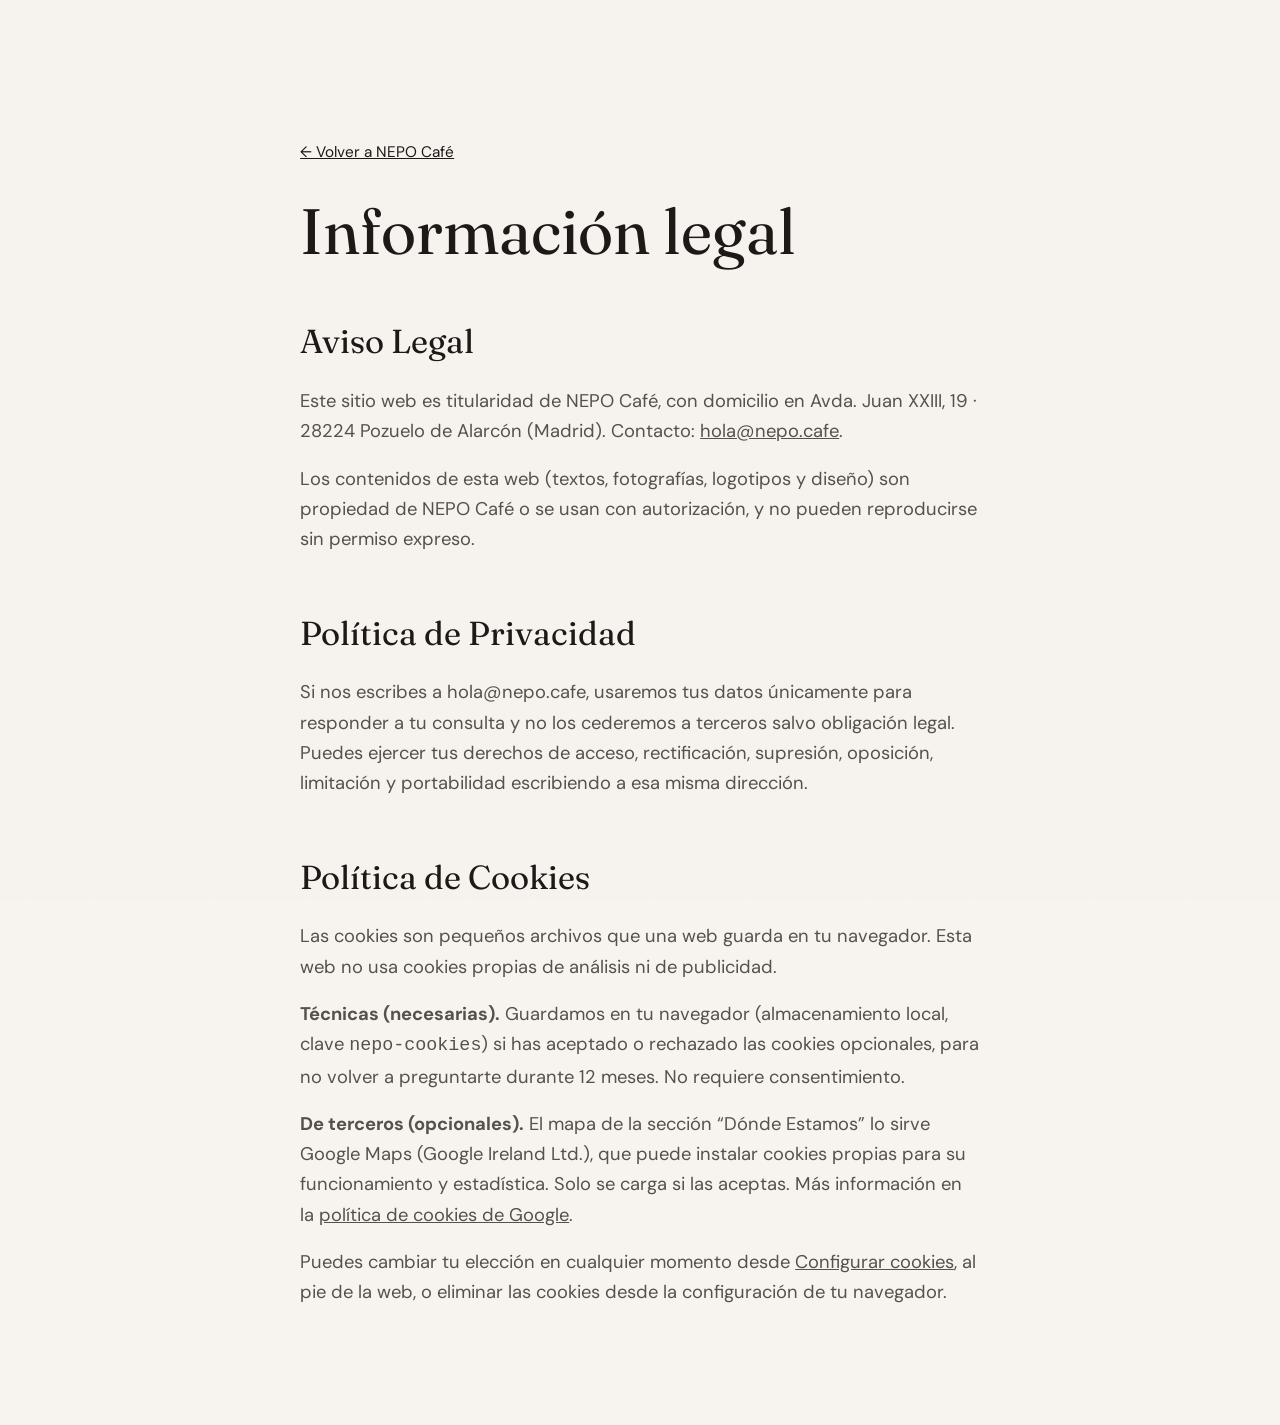
<file: legal.html>
<!doctype html>
<html lang="es">
<head>
  <meta charset="utf-8" />
  <meta name="viewport" content="width=device-width, initial-scale=1" />
  <title>Información legal · NEPO Café</title>
  <meta name="robots" content="noindex" />
  <link rel="icon" href="./favicon.svg" type="image/svg+xml" />
  <link rel="icon" href="./favicon-32.png" type="image/png" sizes="32x32" />
  <link rel="icon" href="./favicon-192.png" type="image/png" sizes="192x192" />
  <link rel="apple-touch-icon" href="./apple-touch-icon.png" />
  <link rel="preconnect" href="https://fonts.googleapis.com" />
  <link rel="preconnect" href="https://fonts.gstatic.com" crossorigin />
  <link href="https://fonts.googleapis.com/css2?family=Fraunces:ital,opsz,wght@0,9..144,300..700;1,9..144,300..700&family=DM+Sans:opsz,wght@9..40,300..700&display=swap" rel="stylesheet" />
  <link rel="stylesheet" href="./css/styles.css" />
  <style>
    .legal { max-width: 46rem; margin: 0 auto; padding: 8rem var(--gutter) 6rem; }
    .legal h1 { font-family: var(--serif); font-size: var(--fs-h2); line-height: 1; margin-bottom: 3rem; }
    .legal h2 { font-family: var(--serif); font-size: var(--fs-h3); margin: 3rem 0 1rem; scroll-margin-top: 6rem; }
    .legal p { color: var(--ink-soft); margin-bottom: 1rem; }
    .legal__back { display: inline-block; margin-bottom: 2rem; font-size: .9rem; }
  </style>
</head>
<body>
  <main class="legal">
    <a class="legal__back" href="./index.html">← Volver a NEPO Café</a>
    <h1>Información legal</h1>

    <h2 id="aviso-legal">Aviso Legal</h2>
    <p>Este sitio web es titularidad de NEPO Café, con domicilio en Avda. Juan XXIII, 19 · 28224 Pozuelo de Alarcón (Madrid). Contacto: <a href="mailto:hola@nepo.cafe">hola@nepo.cafe</a>.</p>
    <p>Los contenidos de esta web (textos, fotografías, logotipos y diseño) son propiedad de NEPO Café o se usan con autorización, y no pueden reproducirse sin permiso expreso.</p>

    <h2 id="privacidad">Política de Privacidad</h2>
    <p>Si nos escribes a hola@nepo.cafe, usaremos tus datos únicamente para responder a tu consulta y no los cederemos a terceros salvo obligación legal. Puedes ejercer tus derechos de acceso, rectificación, supresión, oposición, limitación y portabilidad escribiendo a esa misma dirección.</p>

    <h2 id="cookies">Política de Cookies</h2>
    <p>Las cookies son pequeños archivos que una web guarda en tu navegador. Esta web no usa cookies propias de análisis ni de publicidad.</p>
    <p><strong>Técnicas (necesarias).</strong> Guardamos en tu navegador (almacenamiento local, clave <code>nepo-cookies</code>) si has aceptado o rechazado las cookies opcionales, para no volver a preguntarte durante 12 meses. No requiere consentimiento.</p>
    <p><strong>De terceros (opcionales).</strong> El mapa de la sección “Dónde Estamos” lo sirve Google Maps (Google Ireland Ltd.), que puede instalar cookies propias para su funcionamiento y estadística. Solo se carga si las aceptas. Más información en la <a href="https://policies.google.com/technologies/cookies?hl=es" target="_blank" rel="noopener">política de cookies de Google</a>.</p>
    <p>Puedes cambiar tu elección en cualquier momento desde <a href="./index.html#cookies">Configurar cookies</a>, al pie de la web, o eliminar las cookies desde la configuración de tu navegador.</p>
  </main>
</body>
</html>
</file>
<file: css/styles.css>
/* =================================================================
   NEPO Café · Pozuelo Coffee House
   Estilos principales — minimalismo cálido editorial
   ================================================================= */

/* ---------- 1. Tokens ---------- */
:root {
  --paper: #F7F4EF;        /* Crema hueso / papel artesanal */
  --sand: #EFECE6;         /* Arena suave */
  --sand-2: #E6E1D8;
  --ink: #1C1917;          /* Grano tostado profundo */
  --ink-soft: #57514B;
  --ink-mute: #8A837B;
  --espresso: #9C6644;     /* Acento marca */
  --leaf: #4A5D4E;         /* Verde hoja de cafeto */
  --line: rgba(28, 25, 23, .12);
  --open: #4A7A55;
  --closed: #A0533A;

  --serif: "Fraunces", Georgia, "Times New Roman", serif;
  --sans: "DM Sans", system-ui, -apple-system, sans-serif;

  --gutter: clamp(1rem, 4vw, 3.5rem);
  --max: 1320px;
  --radius: 22px;
  --radius-sm: 14px;
  --ease: cubic-bezier(.22, .8, .24, 1);

  --fs-hero: clamp(2.6rem, 6.2vw, 5.6rem);
  --fs-h2: clamp(2.2rem, 5vw, 4.2rem);
  --fs-h3: clamp(1.6rem, 2.6vw, 2.2rem);
  --fs-body: clamp(.98rem, .3vw + .9rem, 1.08rem);
}

/* ---------- 2. Base ---------- */
*, *::before, *::after { box-sizing: border-box; }
/* Base de 17 px (antes 16): toda la letra de la web un poco más grande */
html { font-size: 106.25%; -webkit-text-size-adjust: 100%; scroll-behavior: smooth; }
@media (prefers-reduced-motion: no-preference) { .featured__track, .slider__track { scroll-behavior: smooth; } }
body {
  margin: 0;
  background: var(--paper);
  color: var(--ink);
  font-family: var(--sans);
  font-size: var(--fs-body);
  line-height: 1.65;
  -webkit-font-smoothing: antialiased;
  overflow-x: clip;
}

/* Textura de papel algodón (ruido SVG muy sutil) */
body::before {
  content: "";
  position: fixed;
  inset: 0;
  pointer-events: none;
  z-index: 100;
  opacity: .35;
  mix-blend-mode: multiply;
  background-image: url("data:image/svg+xml;utf8,<svg xmlns='http://www.w3.org/2000/svg' width='220' height='220'><filter id='n'><feTurbulence type='fractalNoise' baseFrequency='.85' numOctaves='3' stitchTiles='stitch'/><feColorMatrix values='0 0 0 0 .45  0 0 0 0 .38  0 0 0 0 .3  0 0 0 .09 0'/></filter><rect width='100%' height='100%' filter='url(%23n)'/></svg>");
}

img { display: block; max-width: 100%; }
a { color: inherit; }
em { font-style: italic; }
h1, h2, h3 { margin: 0; font-weight: 400; }
p { margin: 0; }

::selection { background: var(--espresso); color: var(--paper); }

:focus-visible {
  outline: 2px solid var(--espresso);
  outline-offset: 3px;
  border-radius: 6px;
}

.sr-only {
  position: absolute; width: 1px; height: 1px; padding: 0; margin: -1px;
  overflow: hidden; clip: rect(0 0 0 0); white-space: nowrap; border: 0;
}

.skip-link {
  position: fixed; left: 1rem; top: -4rem; z-index: 200;
  background: var(--ink); color: var(--paper);
  padding: .7rem 1.1rem; border-radius: 999px; text-decoration: none;
  transition: top .2s;
}
.skip-link:focus { top: 1rem; }

.eyebrow {
  font-size: .74rem;
  letter-spacing: .22em;
  text-transform: uppercase;
  color: var(--espresso);
  font-weight: 500;
  margin-bottom: 1.1rem;
}

/* ---------- 3. Botones ---------- */
.btn {
  display: inline-flex; align-items: center; gap: .6rem;
  font: 500 .92rem/1 var(--sans);
  text-decoration: none;
  border: 1px solid transparent;
  cursor: pointer;
  transition: background .35s var(--ease), color .35s var(--ease), transform .35s var(--ease), border-color .35s;
}
.btn--pill { padding: .95rem 1.5rem; border-radius: 999px; }
.btn--dark { background: var(--ink); color: var(--paper); }
.btn--dark:hover { background: var(--espresso); transform: translateY(-1px); }
.btn--outline { border-color: var(--ink); color: var(--ink); background: transparent; }
.btn--outline:hover { background: var(--ink); color: var(--paper); }

/* ---------- 4. Navbar ---------- */
.nav {
  position: fixed;
  top: max(.9rem, env(safe-area-inset-top));
  left: 0; right: 0;
  z-index: 50;
  padding: 0 var(--gutter);
  pointer-events: none;
}
.nav__inner {
  pointer-events: auto;
  max-width: var(--max);
  margin: 0 auto;
  display: flex; align-items: center; justify-content: space-between; gap: 1rem;
  padding: .55rem .6rem .55rem 1.4rem;
  border-radius: 999px;
  background: rgba(247, 244, 239, .72);
  backdrop-filter: blur(14px) saturate(1.2);
  -webkit-backdrop-filter: blur(14px) saturate(1.2);
  border: 1px solid var(--line);
  transition: box-shadow .4s var(--ease), background .4s;
}
.nav.is-scrolled .nav__inner {
  background: rgba(247, 244, 239, .9);
  box-shadow: 0 12px 40px -18px rgba(28, 25, 23, .25);
}
.nav__logo {
  display: inline-flex; align-items: center;
  text-decoration: none;
  transition: opacity .3s;
}
.nav__logo:hover { opacity: .65; }
.nav__logo img {
  height: 26px; width: auto;
  /* El logo original es blanco y de trazo fino con fondo transparente:
     lo pasamos a negro y engrosamos el contorno con sombras de 0,5 px
     en las cuatro direcciones para que se lea bien sobre la navbar crema. */
  filter: brightness(0)
    drop-shadow(.5px 0 0 #000) drop-shadow(-.5px 0 0 #000)
    drop-shadow(0 .5px 0 #000) drop-shadow(0 -.5px 0 #000);
}
.nav__links { display: flex; gap: clamp(1rem, 2.4vw, 2.2rem); }
.nav__links a {
  font-size: .9rem;
  text-decoration: none;
  color: var(--ink-soft);
  position: relative;
  transition: color .3s;
}
.nav__links a::after {
  content: ""; position: absolute; left: 0; right: 0; bottom: -4px; height: 1px;
  background: currentColor; transform: scaleX(0); transform-origin: right;
  transition: transform .45s var(--ease);
}
.nav__links a:hover { color: var(--ink); }
/* Página actual en el menú */
.nav__links a[aria-current="page"] { color: var(--ink); font-weight: 600; }
.nav__links a[aria-current="page"]::after { transform: scaleX(1); }

/* En las páginas interiores, la primera sección deja hueco a la navbar fija */
main > .section:first-child { padding-top: clamp(8rem, 14vw, 10.5rem); }
.nav__links a:hover::after { transform: scaleX(1); transform-origin: left; }

.nav__actions { display: flex; align-items: center; gap: .75rem; }
.nav__cta { padding: .78rem 1.25rem; }

.status {
  display: inline-flex; align-items: center; gap: .45rem;
  font-size: .8rem; color: var(--ink-soft);
  white-space: nowrap;
}
.status__dot {
  width: 8px; height: 8px; border-radius: 50%;
  background: var(--ink-mute);
}
.status.is-open .status__dot {
  background: var(--open);
  box-shadow: 0 0 0 0 rgba(74, 122, 85, .5);
  animation: pulse 2.4s infinite;
}
.status.is-closed .status__dot { background: var(--closed); }
@keyframes pulse {
  0% { box-shadow: 0 0 0 0 rgba(74, 122, 85, .45); }
  70% { box-shadow: 0 0 0 8px rgba(74, 122, 85, 0); }
  100% { box-shadow: 0 0 0 0 rgba(74, 122, 85, 0); }
}

.nav__toggle {
  display: none;
  width: 44px; height: 44px; border-radius: 50%;
  border: 1px solid var(--line); background: transparent; cursor: pointer;
  position: relative;
}
.nav__burger, .nav__burger::before, .nav__burger::after {
  position: absolute; left: 50%; width: 16px; height: 1.5px; background: var(--ink);
  transform: translateX(-50%); transition: transform .35s var(--ease), opacity .2s;
}
.nav__burger { top: 50%; }
.nav__burger::before { content: ""; top: -5px; }
.nav__burger::after { content: ""; top: 5px; }
.nav.is-open .nav__burger { background: transparent; }
.nav.is-open .nav__burger::before { transform: translateX(-50%) translateY(5px) rotate(45deg); }
.nav.is-open .nav__burger::after { transform: translateX(-50%) translateY(-5px) rotate(-45deg); }

/* ---------- 5. Hero ---------- */
.hero {
  padding: clamp(8rem, 18vh, 11rem) var(--gutter) clamp(3.5rem, 8vw, 6rem);
}
.hero__inner {
  max-width: var(--max); margin: 0 auto;
  display: grid;
  grid-template-columns: minmax(0, 1fr) minmax(0, 1fr);
  gap: clamp(2rem, 5vw, 5rem);
  align-items: center;
}

/* Pase de fotos del hero: una imagen cada vez + flechas */
.slider {
  position: relative;
  border-radius: var(--radius);
  overflow: hidden;
  background: var(--sand-2);
  aspect-ratio: 4 / 5;
  max-height: 78vh;
  width: 100%;
  justify-self: end;
}
.slider__track {
  list-style: none; margin: 0; padding: 0;
  display: flex; height: 100%;
  overflow-x: auto;
  scroll-snap-type: x mandatory;
  scrollbar-width: none;
  overscroll-behavior-x: contain;
}
.slider__track::-webkit-scrollbar { display: none; }
.slide {
  flex: 0 0 100%;
  height: 100%;
  scroll-snap-align: start;
  scroll-snap-stop: always;
  border-radius: 0;
}
.slide:hover img { transform: none; }
.slide__caption {
  position: absolute; left: 1.1rem; bottom: 1.1rem;
  background: rgba(247, 244, 239, .9);
  backdrop-filter: blur(8px);
  padding: .5rem 1rem; border-radius: 999px;
  font-size: .82rem;
}
.slide.is-fallback .slide__caption { display: none; }
.slider__arrow {
  position: absolute; top: 50%; transform: translateY(-50%);
  width: 46px; height: 46px; border-radius: 50%;
  display: grid; place-items: center;
  border: 0; cursor: pointer;
  background: rgba(247, 244, 239, .88);
  backdrop-filter: blur(8px);
  color: var(--ink);
  box-shadow: 0 8px 24px -10px rgba(28, 25, 23, .45);
  transition: background .3s var(--ease), color .3s, transform .3s var(--ease);
}
.slider__arrow:hover { background: var(--ink); color: var(--paper); }
.slider__arrow:active { transform: translateY(-50%) scale(.94); }
.slider__arrow--prev { left: .9rem; }
.slider__arrow--next { right: .9rem; }
.slider__dots {
  position: absolute; right: 1.1rem; bottom: 1.35rem;
  display: flex; gap: .4rem;
}
.slider__dot {
  width: 8px; height: 8px; padding: 0; border: 0; border-radius: 999px;
  background: rgba(247, 244, 239, .6);
  box-shadow: 0 0 0 1px rgba(28, 25, 23, .15);
  cursor: pointer;
  transition: width .35s var(--ease), background .3s;
}
.slider__dot[aria-current="true"] { width: 22px; background: var(--paper); }
.hero__title {
  font-family: var(--serif);
  font-size: var(--fs-hero);
  line-height: .98;
  letter-spacing: -.01em;
  max-width: 14ch;
}
.hero__title em {
  display: block;
  font-size: .5em;
  line-height: 1.12;
  margin-top: .6em;
  color: var(--ink-soft);
  max-width: 26ch;
}
.hero__lead { margin-top: 1.6rem; color: var(--ink-soft); max-width: 36ch; }
.hero__actions { display: flex; flex-wrap: wrap; gap: .7rem; margin-top: 2.2rem; }

/* ---------- 5b. Productos más destacados (carrusel) ---------- */
.featured {
  background: #FAF8F5;
  border-top: 1px solid var(--line);
  padding: clamp(3.5rem, 8vw, 6rem) 0;
}
.featured__inner { max-width: calc(var(--max) + 2 * var(--gutter)); margin: 0 auto; }
.featured__head {
  display: flex; align-items: flex-end; justify-content: space-between; gap: 1.5rem;
  padding: 0 var(--gutter);
  margin-bottom: clamp(1.6rem, 3vw, 2.4rem);
}
.featured__title { font-family: var(--serif); font-size: var(--fs-h2); line-height: 1; }
.featured__subtitle { margin-top: .7rem; color: var(--ink-soft); }
.featured__nav { display: flex; gap: .5rem; flex-shrink: 0; }
.featured__arrow {
  width: 44px; height: 44px; border-radius: 50%;
  display: grid; place-items: center;
  background: transparent; color: var(--ink);
  border: 1px solid var(--line);
  cursor: pointer;
  transition: background .3s var(--ease), color .3s, border-color .3s, opacity .3s;
}
.featured__arrow:hover:not(:disabled) { background: var(--ink); color: var(--paper); border-color: var(--ink); }
.featured__arrow:disabled { opacity: .3; cursor: default; }

.featured__track {
  list-style: none; margin: 0;
  display: flex; gap: clamp(1rem, 2vw, 1.4rem);
  overflow-x: auto;
  scroll-snap-type: x mandatory;
  scroll-padding-inline: var(--gutter);
  padding: .3rem var(--gutter) 1rem;
  scrollbar-width: none;
  -webkit-overflow-scrolling: touch;
  overscroll-behavior-x: contain;
}
.featured__track::-webkit-scrollbar { display: none; }
.featured__track:focus-visible { outline-offset: -2px; }

.product {
  flex: 0 0 clamp(280px, 26vw, 320px);
  scroll-snap-align: start;
  display: flex; flex-direction: column;
}
.product .product__media {
  aspect-ratio: 4 / 3;
  border-radius: 12px;
  margin-bottom: 1rem;
}
/* En pantallas táctiles se desliza con el dedo: sin flechas */
@media (hover: none) { .featured__nav { display: none; } }
.product__media img { transition: transform .9s var(--ease); }
.product:hover .product__media img { transform: scale(1.06); }
.product__media.is-fallback::after { font-size: 1.15rem; }
.product__badge {
  align-self: flex-start;
  font-size: .7rem; font-weight: 600; letter-spacing: .08em; text-transform: uppercase;
  color: var(--espresso);
  background: rgba(156, 102, 68, .1);
  padding: .35rem .7rem; border-radius: 999px;
  margin-bottom: .75rem;
}
.product__row { display: flex; align-items: baseline; justify-content: space-between; gap: .8rem; }
.product__name { font-family: var(--serif); font-size: 1.45rem; line-height: 1.1; }
.product__price { font-weight: 500; white-space: nowrap; font-variant-numeric: tabular-nums; text-align: right; }
.product__price small { display: block; font-size: .72rem; font-weight: 400; color: var(--ink-mute); }
.product__desc {
  margin-top: .5rem; color: var(--ink-soft); font-size: .92rem; line-height: 1.55;
  display: -webkit-box; -webkit-line-clamp: 2; -webkit-box-orient: vertical; overflow: hidden;
}
.featured__footer { padding: clamp(1.6rem, 3vw, 2.4rem) var(--gutter) 0; }

/* ---------- 6. Claim ---------- */
.claim {
  padding: clamp(5rem, 12vw, 9rem) var(--gutter);
  text-align: center;
  border-top: 1px solid var(--line);
  border-bottom: 1px solid var(--line);
}
.claim__text {
  font-family: var(--serif);
  font-size: clamp(2rem, 5.4vw, 4.6rem);
  line-height: 1.05;
  max-width: 18ch;
  margin: 0 auto;
}
.claim__text em { color: var(--espresso); }

/* ---------- 7. Secciones genéricas ---------- */
.section {
  padding: clamp(5rem, 11vw, 9rem) var(--gutter);
  max-width: calc(var(--max) + 2 * var(--gutter));
  margin: 0 auto;
}
.section__head { margin-bottom: clamp(2.5rem, 5vw, 4rem); max-width: 46rem; }
.section__title {
  font-family: var(--serif);
  font-size: var(--fs-h2);
  line-height: 1;
  letter-spacing: -.01em;
}
.section__title em { color: var(--espresso); }
.section__lead { margin-top: 1.2rem; color: var(--ink-soft); }

/* ---------- 8. Media con fallback elegante ---------- */
.media {
  position: relative;
  margin: 0;
  overflow: hidden;
  background: var(--sand-2);
  border-radius: var(--radius);
}
.media img {
  width: 100%; height: 100%;
  object-fit: cover;
  transition: transform 1.2s var(--ease);
}
.media:hover img { transform: scale(1.035); }

/* Si la imagen no existe, se muestra un placeholder cálido con su nombre */
.media.is-fallback img { display: none; }
.media.is-fallback {
  background:
    radial-gradient(120% 90% at 20% 15%, rgba(255, 255, 255, .55), transparent 55%),
    radial-gradient(90% 80% at 85% 90%, rgba(156, 102, 68, .28), transparent 60%),
    linear-gradient(160deg, #E9E2D6, #D9CBB7);
}
.media.is-fallback::after {
  content: attr(data-label);
  position: absolute; inset: auto 1.2rem 1.1rem 1.2rem;
  font-family: var(--serif); font-style: italic;
  font-size: 1.35rem; color: rgba(28, 25, 23, .55);
}
.media.is-fallback::before {
  content: "";
  position: absolute; left: 50%; top: 46%;
  width: 54px; height: 70px;
  transform: translate(-50%, -50%) rotate(-18deg);
  border: 1px solid rgba(28, 25, 23, .25);
  border-radius: 50%;
  background: linear-gradient(90deg, transparent 47%, rgba(28, 25, 23, .25) 48% 52%, transparent 53%);
}

/* ---------- 9. Bento ---------- */
.bento {
  display: grid;
  grid-template-columns: repeat(12, minmax(0, 1fr));
  grid-auto-rows: minmax(120px, auto);
  gap: clamp(.8rem, 1.4vw, 1.25rem);
}
.bento__card {
  position: relative;
  border-radius: var(--radius);
  padding: clamp(1.5rem, 2.6vw, 2.4rem);
  background: var(--sand);
  overflow: hidden;
  margin: 0;
}
.bento__index {
  font-family: var(--serif); font-size: 1rem; color: var(--espresso);
  display: block; margin-bottom: 1.4rem;
}
.bento__title {
  font-family: var(--serif);
  font-size: var(--fs-h3);
  line-height: 1.05;
  margin-bottom: 1rem;
}
.bento__card p { color: var(--ink-soft); }

.bento__card--feature {
  grid-column: span 7; grid-row: span 3;
  display: grid; grid-template-columns: 1fr 1fr; gap: clamp(1.2rem, 2.4vw, 2.4rem);
  padding: clamp(.8rem, 1.2vw, 1rem);
  background: var(--sand);
}
.bento__card--feature .media--tall { min-height: 420px; border-radius: calc(var(--radius) - 6px); }
.bento__card--feature .bento__body { padding: clamp(.8rem, 1.8vw, 1.6rem) clamp(.4rem, 1.2vw, 1rem); align-self: end; }
.bento__quote {
  margin: 1.6rem 0 0;
  padding-top: 1.2rem;
  border-top: 1px solid var(--line);
  font-family: var(--serif); font-style: italic;
  font-size: 1.35rem; line-height: 1.25;
}

.bento__card--sand { grid-column: span 5; grid-row: span 2; background: var(--paper); border: 1px solid var(--line); }
.bento__card--photo { grid-column: span 5; grid-row: span 1; padding: 0; min-height: 200px; }
.bento__card--photo img { position: absolute; inset: 0; }
.bento__caption {
  position: absolute; left: 1rem; bottom: 1rem;
  background: rgba(247, 244, 239, .88);
  backdrop-filter: blur(8px);
  padding: .45rem .9rem; border-radius: 999px;
  font-size: .8rem;
}
.media.is-fallback .bento__caption { display: none; }
/* La segunda foto ocupa el hueco bajo el pilar 1 */
.bento__card--photo-b { grid-column: span 5; grid-row: span 2; min-height: 280px; }
/* Tostadas: tarjeta alta junto al pilar 1, para que se vean enteras */
.bento__card--toast { grid-column: span 5; grid-row: span 3; min-height: 460px; }

.bento__card--green {
  grid-column: span 7; grid-row: span 2;
  background: var(--leaf); color: var(--paper);
  display: grid; grid-template-columns: 1.3fr 1fr; gap: 1.2rem; align-items: end;
}
.bento__card--green p { color: rgba(247, 244, 239, .78); }
.bento__card--green .bento__index { color: #CFD8C9; }
.bento__card--green .media--leaf { height: 100%; min-height: 220px; border-radius: var(--radius-sm); background: #5d7262; }

.bento__card--type {
  grid-column: span 7; grid-row: span 2;
  display: flex; align-items: flex-end;
  background: var(--ink); color: var(--paper);
}
.bento__big {
  font-family: var(--serif);
  font-size: clamp(2rem, 3.4vw, 3rem);
  line-height: 1;
  color: var(--paper) !important;
}
.bento__big em { color: #D7A982; }

/* ---------- 10. Carta ---------- */
.tabs {
  display: flex; flex-wrap: wrap; gap: .5rem;
  padding-bottom: 1.6rem;
  border-bottom: 1px solid var(--line);
  margin-bottom: 2.2rem;
}
.tab {
  font: 500 .9rem/1 var(--sans);
  padding: .85rem 1.25rem;
  border-radius: 999px;
  border: 1px solid var(--line);
  background: transparent;
  color: var(--ink-soft);
  cursor: pointer;
  transition: all .35s var(--ease);
}
.tab:hover { border-color: var(--ink); color: var(--ink); }
.tab[aria-selected="true"] { background: var(--ink); color: var(--paper); border-color: var(--ink); }

.menu__panel { outline: none; }
.menu__intro {
  font-family: var(--serif); font-style: italic;
  font-size: 1.4rem; color: var(--ink-soft);
  margin-bottom: 1.8rem;
  max-width: 50ch;
}
.menu__list {
  list-style: none; margin: 0; padding: 0;
  display: grid; grid-template-columns: repeat(2, minmax(0, 1fr));
  column-gap: clamp(2rem, 5vw, 5rem);
}
.dish {
  padding: 1.5rem 0;
  opacity: 0; transform: translateY(12px);
  animation: dishIn .7s var(--ease) forwards;
}
@keyframes dishIn { to { opacity: 1; transform: none; } }
.dish__row { display: flex; align-items: baseline; gap: .8rem; }
.dish__name { font-family: var(--serif); font-size: 1.55rem; line-height: 1.1; }
.dish__dots { flex: 1; border-bottom: 1px dotted rgba(28, 25, 23, .3); transform: translateY(-5px); }
.dish__price { font-variant-numeric: tabular-nums; font-weight: 500; }
.dish__desc { margin-top: .45rem; color: var(--ink-soft); font-size: .95rem; }
/* Bebidas sin descripción: filas más compactas */
.dish--compact { padding: 1.05rem 0; }
.dish__price { white-space: nowrap; }

/* Subgrupos de la carta (Chocolate, Sin teína, Brioches, Buns…) */
.menu__group + .menu__group { margin-top: 2.8rem; }
.menu__group-title {
  font-family: var(--serif); font-size: 1.9rem; line-height: 1;
  color: var(--espresso);
  display: flex; align-items: center; gap: 1rem;
}
.menu__group-title::after { content: ""; flex: 1; height: 1px; background: var(--line); }
.menu__group-note {
  margin-top: .5rem; margin-bottom: .4rem;
  font-family: var(--serif); font-style: italic; font-size: 1.1rem; color: var(--ink-soft);
}
.menu__footnote { margin-top: 1.6rem; font-size: .82rem; color: var(--ink-mute); }
.dish__meta { display: flex; flex-wrap: wrap; gap: .4rem; margin-top: .8rem; align-items: center; }
.note {
  font-size: .74rem; padding: .3rem .65rem; border-radius: 999px;
  background: var(--sand); color: var(--espresso);
}
.note--veg { background: rgba(74, 93, 78, .12); color: var(--leaf); }
.chip {
  display: inline-grid; place-items: center;
  width: 1.45rem; height: 1.45rem; border-radius: 50%;
  border: 1px solid var(--line);
  font-size: .64rem; font-weight: 600; color: var(--ink-soft);
}

.allergens {
  margin-top: 2.6rem;
  display: flex; flex-wrap: wrap; align-items: center; gap: .45rem .55rem;
  font-size: .82rem; color: var(--ink-soft);
}
.allergens__title { font-weight: 600; color: var(--ink); margin-right: .4rem; }
.allergens .chip:not(:first-of-type) { margin-left: .6rem; }
.allergens__note { flex-basis: 100%; margin-top: .4rem; color: var(--ink-mute); }

/* ---------- 11. Comunidad ---------- */
.community__grid {
  display: grid;
  grid-template-columns: repeat(12, minmax(0, 1fr));
  gap: clamp(1rem, 2vw, 1.6rem);
  align-items: center;
}
.community__img--a { grid-column: 1 / span 4; aspect-ratio: 3 / 4; }
.community__text { grid-column: 6 / span 6; }
.community__img--b { grid-column: 2 / span 3; aspect-ratio: 1; margin-top: -5rem; }
.community__img--c { grid-column: 8 / span 4; aspect-ratio: 4 / 5; }
.community__quote {
  font-family: var(--serif);
  font-size: clamp(2rem, 4vw, 3.4rem);
  line-height: 1.06;
  margin-bottom: 1.6rem;
}
.community__quote em { color: var(--espresso); }
.community__lead { color: var(--ink-soft); margin-bottom: 2rem; max-width: 52ch; }
.community__lead a { color: var(--ink); text-underline-offset: 3px; }

.marquee {
  margin-top: clamp(4rem, 8vw, 7rem);
  overflow: hidden;
  border-top: 1px solid var(--line);
  border-bottom: 1px solid var(--line);
  padding: 1.4rem 0;
  mask-image: linear-gradient(90deg, transparent, #000 10%, #000 90%, transparent);
}
.marquee__track {
  display: flex; gap: 3rem; width: max-content;
  animation: marquee 38s linear infinite;
  font-family: var(--serif); font-size: clamp(1.6rem, 3vw, 2.4rem); white-space: nowrap;
}
.marquee__track span:nth-child(odd) { font-style: italic; color: var(--espresso); }
@keyframes marquee { to { transform: translateX(-50%); } }

/* ---------- 11b. Valoraciones ---------- */
.reviews__card {
  text-align: center;
  background: var(--sand);
  border-radius: var(--radius);
  padding: clamp(2.5rem, 6vw, 5rem) clamp(1.4rem, 5vw, 4rem);
}
.reviews__card .section__title { margin: 0 auto; max-width: 16ch; }
.reviews__lead { color: var(--ink-soft); max-width: 46ch; margin: 1.3rem auto 0; }
.reviews__stars {
  display: inline-flex; gap: .35rem;
  margin: 1.8rem 0 1.6rem;
  font-size: clamp(2rem, 5vw, 2.8rem); line-height: 1;
  color: var(--espresso);
  text-decoration: none;
}
.reviews__stars span { transition: transform .35s var(--ease), color .3s; }
/* Al pasar el ratón, las estrellas se «encienden» de izquierda a derecha */
.reviews__stars:hover span { color: #C8873F; transform: translateY(-3px); }
.reviews__stars:hover span:nth-child(2) { transition-delay: .04s; }
.reviews__stars:hover span:nth-child(3) { transition-delay: .08s; }
.reviews__stars:hover span:nth-child(4) { transition-delay: .12s; }
.reviews__stars:hover span:nth-child(5) { transition-delay: .16s; }
.reviews__actions { display: flex; flex-wrap: wrap; justify-content: center; gap: .7rem; }
.reviews__steps { margin-top: 1.4rem; font-size: .82rem; color: var(--ink-mute); }
.reviews__steps strong { color: var(--ink-soft); font-weight: 600; }

/* ---------- 12. Visítanos ---------- */
.visit__grid {
  display: grid;
  grid-template-columns: minmax(0, 5fr) minmax(0, 7fr);
  gap: clamp(2rem, 5vw, 5rem);
  align-items: stretch;
}
.visit__address {
  font-style: normal;
  font-family: var(--serif);
  font-size: 1.6rem; line-height: 1.25;
  margin: 2rem 0;
}
.hours { width: 100%; border-collapse: collapse; margin-bottom: 2.2rem; }
.hours th, .hours td {
  padding: 1rem 0;
  border-bottom: 1px solid var(--line);
  text-align: left; font-weight: 400;
}
.hours td { text-align: right; font-variant-numeric: tabular-nums; }
.hours tr.is-today th, .hours tr.is-today td { color: var(--espresso); font-weight: 600; }
.hours tr.is-today th::after {
  content: "Hoy"; margin-left: .6rem;
  font-size: .68rem; letter-spacing: .14em; text-transform: uppercase;
  padding: .2rem .5rem; border-radius: 999px; background: rgba(156, 102, 68, .12);
}
.visit__actions { display: flex; flex-wrap: wrap; gap: .7rem; }

/* Aviso de temporada (p. ej. horarios de Navidad) */
.seasonal {
  display: grid; grid-template-columns: 84px 1fr; gap: 1rem; align-items: center;
  padding: .7rem 1.1rem .7rem .7rem; margin: -0.6rem 0 2rem;
  background: var(--sand); border-radius: var(--radius-sm);
  font-size: .92rem; color: var(--ink-soft);
}
.seasonal[hidden] { display: none; }
.seasonal img { width: 84px; height: 105px; object-fit: cover; border-radius: 10px; }
.seasonal__title { font-family: var(--serif); font-size: 1.3rem; color: var(--ink); margin-bottom: .2rem; }
.seasonal strong { color: var(--espresso); font-weight: 600; }

.map {
  position: relative;
  border-radius: var(--radius);
  overflow: hidden;
  min-height: 460px;
  background: var(--sand-2);
}
.map__frame {
  position: absolute; inset: 0; width: 100%; height: 100%; border: 0;
  /* Tono cálido monocromo */
  filter: grayscale(1) sepia(.35) contrast(.92) brightness(1.04);
}
.map::after {
  content: ""; position: absolute; inset: 0; pointer-events: none;
  background: rgba(156, 102, 68, .08); mix-blend-mode: multiply;
}
.map__pin {
  position: absolute; left: 1.2rem; top: 1.2rem; z-index: 2;
  display: flex; align-items: center; gap: .55rem;
  background: var(--ink); color: var(--paper);
  padding: .55rem .95rem .55rem .7rem; border-radius: 999px;
  font-size: .78rem; letter-spacing: .25em; font-weight: 600;
}
.map__pin-dot { width: 10px; height: 10px; border-radius: 50%; background: var(--espresso); box-shadow: 0 0 0 3px rgba(156, 102, 68, .35); }

/* Mapa bloqueado hasta aceptar cookies */
.map__consent {
  position: absolute; inset: 0; z-index: 1;
  display: grid; place-content: center; justify-items: center; gap: .8rem;
  padding: 2rem; text-align: center;
  color: var(--ink-soft); font-size: .92rem;
  background:
    repeating-linear-gradient(0deg, transparent 0 46px, rgba(28, 25, 23, .05) 46px 47px),
    repeating-linear-gradient(90deg, transparent 0 46px, rgba(28, 25, 23, .05) 46px 47px),
    var(--sand-2);
}
.map__consent[hidden] { display: none; }
.map__consent p { max-width: 30ch; }
.map__consent-title { font-family: var(--serif); font-size: 1.6rem; color: var(--ink); }

/* ---------- Banner de cookies ---------- */
.cookies {
  position: fixed; z-index: 120;
  left: var(--gutter); bottom: max(1rem, env(safe-area-inset-bottom));
  width: min(440px, calc(100% - 2 * var(--gutter)));
  padding: 1.3rem 1.4rem;
  background: var(--paper);
  border: 1px solid var(--line);
  border-radius: var(--radius);
  box-shadow: 0 30px 70px -30px rgba(28, 25, 23, .45);
  opacity: 0; transform: translateY(16px);
  transition: opacity .4s var(--ease), transform .4s var(--ease);
}
.cookies.is-visible { opacity: 1; transform: none; }
.cookies[hidden] { display: none; }
.cookies__title { font-family: var(--serif); font-size: 1.5rem; line-height: 1; margin-bottom: .5rem; }
.cookies__text { font-size: .88rem; color: var(--ink-soft); line-height: 1.55; }
.cookies__text a { color: var(--ink); text-underline-offset: 3px; }
.cookies__actions { display: flex; gap: .6rem; margin-top: 1.1rem; }
.cookies__actions .btn { flex: 1; justify-content: center; padding: .85rem 1rem; }

.footer__cookie-btn {
  background: none; border: 0; padding: 0; cursor: pointer;
  font: inherit; color: inherit;
}
.footer__cookie-btn:hover { color: var(--paper); }

/* ---------- 13. Footer ---------- */
/* Footer compacto: dos filas finas (marca + contacto, y legal) */
.footer {
  background: var(--ink); color: var(--paper);
  padding: 1.4rem var(--gutter) 1.1rem;
}
.footer__top {
  max-width: var(--max); margin: 0 auto;
  display: flex; flex-wrap: wrap; align-items: center; justify-content: space-between; gap: .6rem 1.6rem;
  padding-bottom: .9rem; border-bottom: 1px solid rgba(247, 244, 239, .14);
}
.footer__logo {
  font: 600 1rem/1 var(--sans);
  letter-spacing: .3em;
}
.footer__claim { display: none; }
.footer__links {
  list-style: none; margin: 0; padding: 0;
  display: flex; flex-wrap: wrap; gap: .3rem 1.2rem;
  font-size: .82rem;
}
.footer__links a { text-decoration: none; color: rgba(247, 244, 239, .78); transition: color .3s; }
.footer__links a:hover { color: #D7A982; }
.footer__legal {
  max-width: var(--max); margin: 0 auto; padding-top: .8rem;
  display: flex; flex-wrap: wrap; justify-content: space-between; gap: .4rem 1rem;
  font-size: .72rem; color: rgba(247, 244, 239, .55);
}
.footer__legal nav { display: flex; flex-wrap: wrap; gap: .3rem 1rem; }
.footer__legal a { text-decoration: none; }
.footer__legal a:hover { color: var(--paper); }

/* ---------- 14. Reveal on scroll ---------- */
.reveal {
  opacity: 0;
  transform: translateY(28px);
  transition: opacity 1s var(--ease), transform 1.1s var(--ease);
}
.reveal.is-visible { opacity: 1; transform: none; }

/* ---------- 15. Responsive ---------- */
@media (max-width: 1080px) {
  .bento__card--feature { grid-column: span 12; grid-row: auto; }
  .bento__card--sand { grid-column: span 7; }
  .bento__card--photo, .bento__card--photo-b { grid-column: span 5; grid-row: span 2; }
  .bento__card--green { grid-column: span 7; }
  .bento__card--type { grid-column: span 12; min-height: 200px; }
}

@media (max-width: 900px) {
  .nav__links {
    position: fixed; left: var(--gutter); right: var(--gutter); top: 4.8rem;
    flex-direction: column; gap: 0;
    background: var(--paper); border: 1px solid var(--line); border-radius: var(--radius);
    padding: .6rem 1.4rem;
    box-shadow: 0 30px 60px -30px rgba(28, 25, 23, .35);
    opacity: 0; transform: translateY(-10px); pointer-events: none;
    transition: opacity .35s var(--ease), transform .35s var(--ease);
  }
  .nav.is-open .nav__links { opacity: 1; transform: none; pointer-events: auto; }
  .nav__links a { font-family: var(--serif); font-size: 1.7rem; color: var(--ink); padding: .7rem 0; border-bottom: 1px solid var(--line); }
  .nav__links a:last-child { border-bottom: 0; }
  .nav__links a::after { display: none; }
  .nav__toggle { display: block; }

  /* Hero en una columna: texto arriba, fotos debajo */
  .hero__inner { grid-template-columns: 1fr; }
  .slider { aspect-ratio: 4 / 5; max-height: 70vh; justify-self: stretch; }
  .slider__arrow { width: 40px; height: 40px; }

  .menu__list { grid-template-columns: 1fr; }

  .community__img--a { grid-column: 1 / span 7; }
  .community__img--b { grid-column: 8 / span 5; margin-top: 0; align-self: end; }
  .community__text { grid-column: 1 / -1; order: 3; }
  .community__img--c { grid-column: 1 / -1; order: 4; }

  .visit__grid { grid-template-columns: 1fr; }
  .map { min-height: 340px; }

  .footer__top { flex-direction: column; align-items: flex-start; }
}

@media (max-width: 640px) {
  .nav__inner { padding-left: 1.1rem; }
  .nav__cta { display: none; }
  .status__detail { display: none; }
  .nav__actions { gap: .5rem; }

  .bento { grid-template-columns: 1fr; }
  .bento__card, .bento__card--feature, .bento__card--sand, .bento__card--photo,
  .bento__card--photo-b, .bento__card--green, .bento__card--type {
    grid-column: 1 / -1; grid-row: auto;
  }
  .bento__card--feature { grid-template-columns: 1fr; }
  .bento__card--feature .media--tall { min-height: 300px; }
  .bento__card--photo, .bento__card--photo-b { min-height: 240px; }
  .bento__card--toast { min-height: 420px; }
  .bento__card--green { grid-template-columns: 1fr; }
  .bento__card--green .media--leaf { min-height: 200px; }
  .bento__card--type { min-height: 220px; }

  .dish__name { font-size: 1.35rem; }
  .tabs { flex-wrap: nowrap; overflow-x: auto; scrollbar-width: none; margin-right: calc(-1 * var(--gutter)); padding-right: var(--gutter); }
  .tabs::-webkit-scrollbar { display: none; }
  .tab { white-space: nowrap; }
}


/* Accesibilidad: menos movimiento */
@media (prefers-reduced-motion: reduce) {
  html { scroll-behavior: auto; }
  .reveal { opacity: 1; transform: none; transition: none; }
  .marquee__track, .status.is-open .status__dot { animation: none; }
  .dish { animation: none; opacity: 1; transform: none; }
}
</file>
